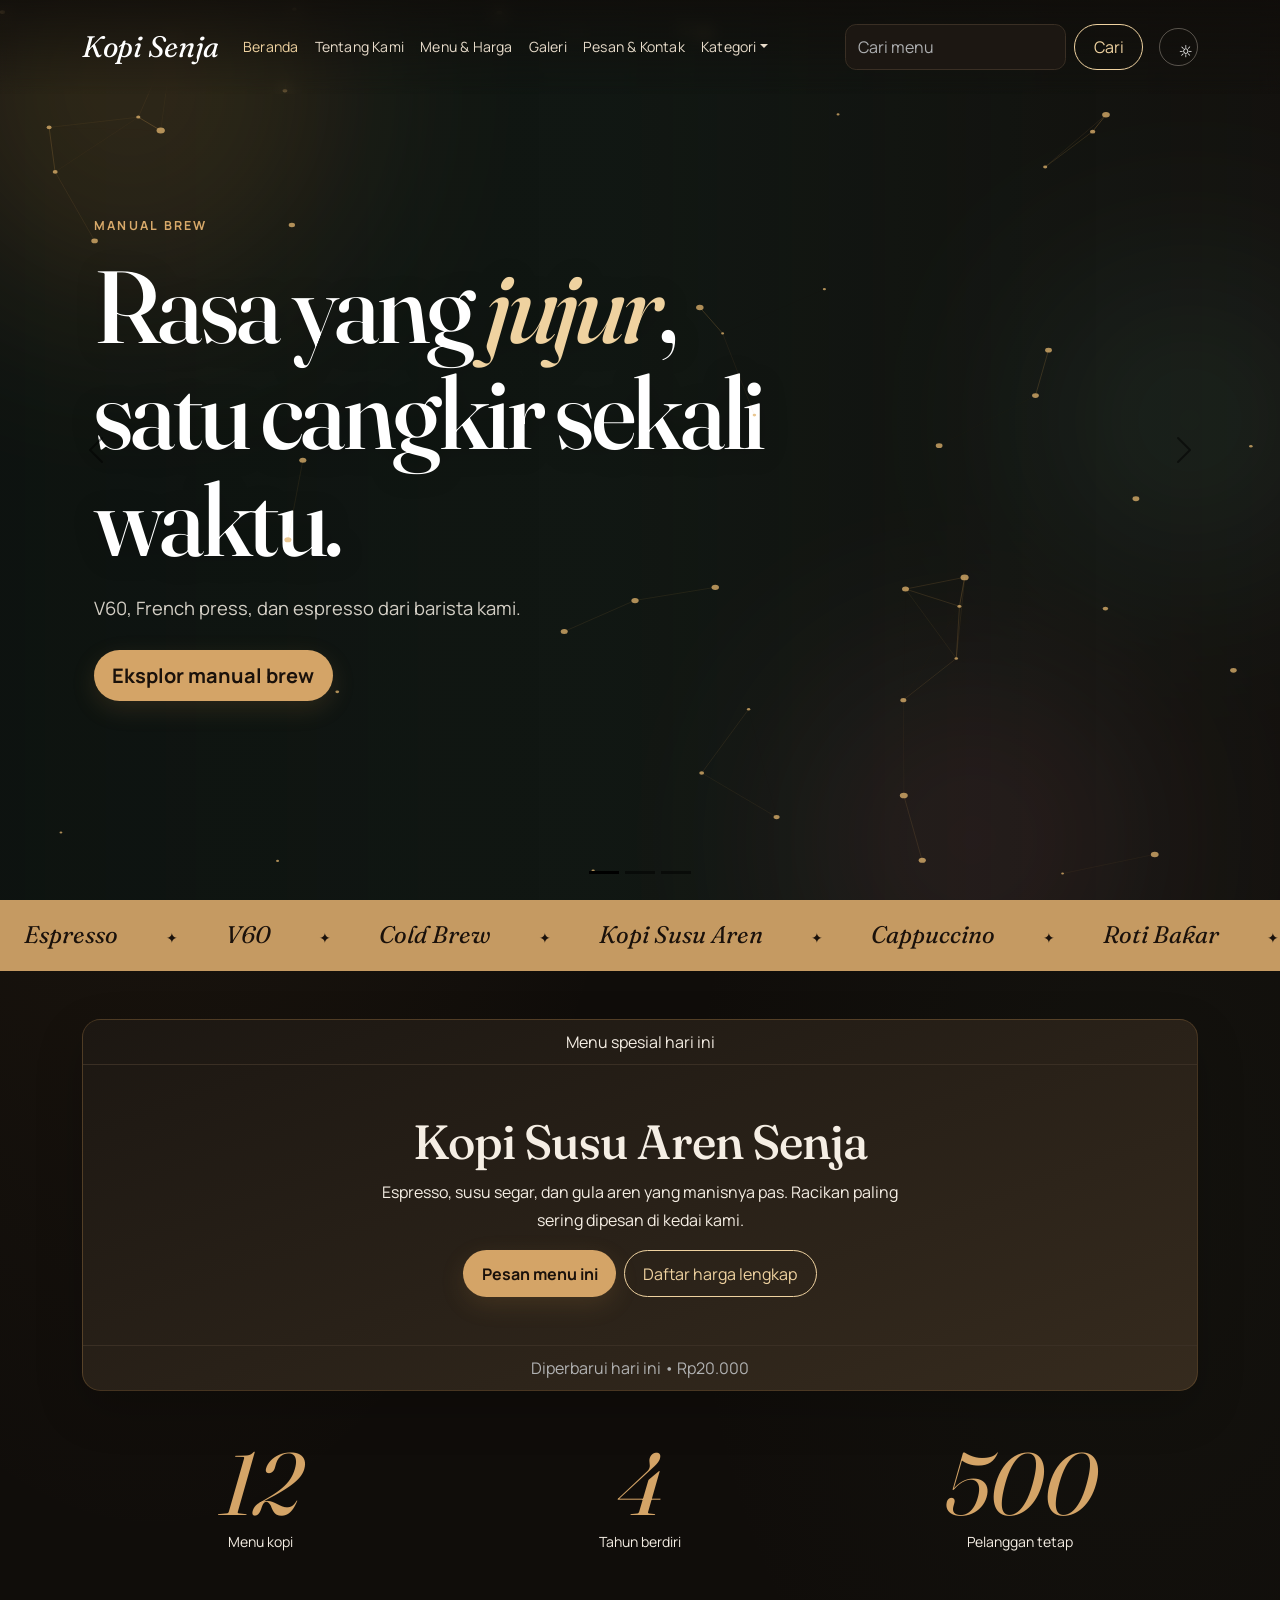
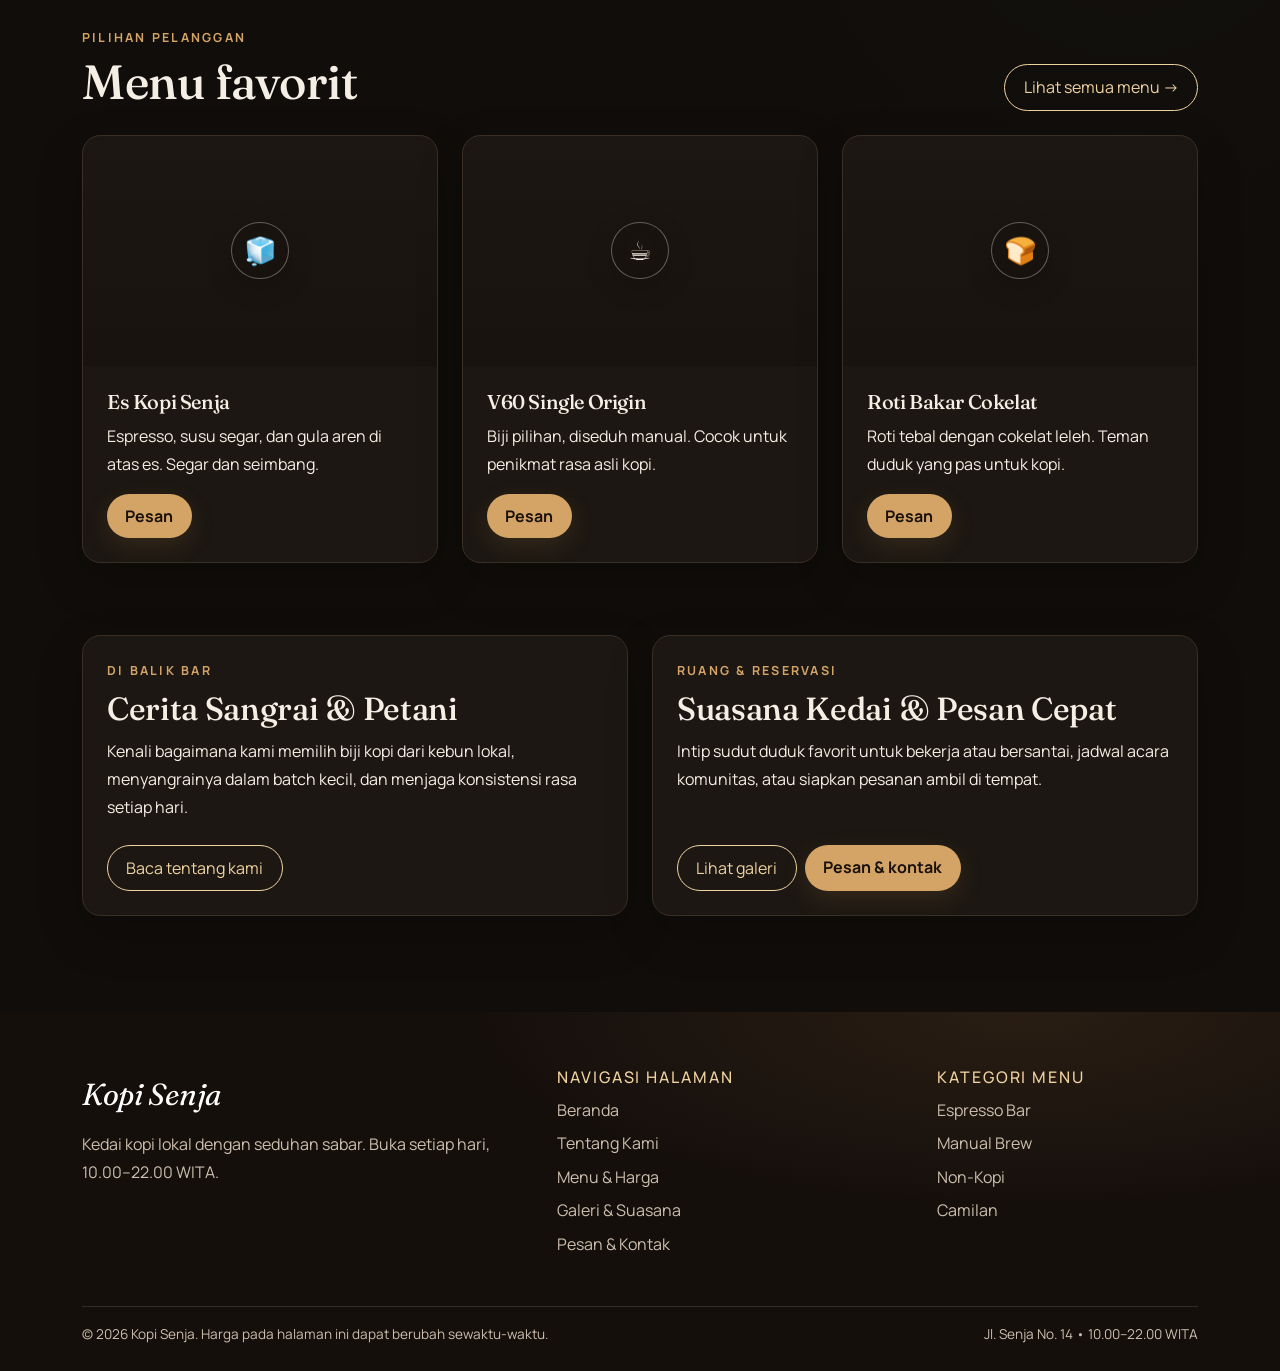
<file: index.html>
<!DOCTYPE html>
<html lang="id" data-bs-theme="dark">
<head>
<meta charset="UTF-8">
<meta name="viewport" content="width=device-width, initial-scale=1.0">
<title>Kopi Senja – Kedai Kopi Lokal</title>
<meta name="description" content="Kopi Senja, kedai kopi lokal dengan seduhan sabar dan suasana hangat.">
<link href="https://cdn.jsdelivr.net/npm/bootstrap@5.3.8/dist/css/bootstrap.min.css" rel="stylesheet" integrity="sha384-sRIl4kxILFvY47J16cr9ZwB07vP4J8+LH7qKQnuqkuIAvNWLzeN8tE5YBujZqJLB" crossorigin="anonymous">
<link href="https://fonts.googleapis.com/css2?family=Fraunces:ital,wght@0,500;0,700;1,500&family=Manrope:wght@400;500;700&display=swap" rel="stylesheet">
<link rel="stylesheet" href="style.css">
</head>
<body>
<div id="prog"></div>
<nav id="top" class="navbar navbar-expand-lg fixed-top site-nav">
  <div class="container">
    <a class="navbar-brand brand" href="index.html">Kopi Senja</a>
    <button class="navbar-toggler" type="button" data-bs-toggle="collapse" data-bs-target="#navMenu" aria-controls="navMenu" aria-expanded="false" aria-label="Buka menu">
      <span class="navbar-toggler-icon"></span>
    </button>
    <div class="collapse navbar-collapse" id="navMenu">
      <ul class="navbar-nav me-auto mb-2 mb-lg-0">
        <li class="nav-item"><a class="nav-link active" aria-current="page" href="index.html">Beranda</a></li>
        <li class="nav-item"><a class="nav-link" href="tentang.html">Tentang Kami</a></li>
        <li class="nav-item"><a class="nav-link" href="menu.html">Menu &amp; Harga</a></li>
        <li class="nav-item"><a class="nav-link" href="galeri.html">Galeri</a></li>
        <li class="nav-item"><a class="nav-link" href="pesan.html">Pesan &amp; Kontak</a></li>
        <li class="nav-item dropdown">
          <a class="nav-link dropdown-toggle" href="#" role="button" data-bs-toggle="dropdown" aria-expanded="false">Kategori</a>
          <ul class="dropdown-menu">
            <li><a class="dropdown-item" href="menu.html?cat=Espresso">Espresso Bar</a></li>
            <li><a class="dropdown-item" href="menu.html?cat=Manual">Manual Brew</a></li>
            <li><a class="dropdown-item" href="menu.html?cat=Non-Kopi">Non-Kopi</a></li>
            <li><a class="dropdown-item" href="menu.html?cat=Camilan">Camilan</a></li>
            <li><hr class="dropdown-divider"></li>
            <li><a class="dropdown-item" href="menu.html">Semua menu</a></li>
          </ul>
        </li>
      </ul>
      <form class="d-flex me-lg-3 my-2 my-lg-0" role="search" id="searchForm">
        <input class="form-control me-2" id="searchInput" type="search" placeholder="Cari menu" aria-label="Cari menu">
        <button class="btn btn-outline-gold" type="submit">Cari</button>
      </form>
      <button class="btn btn-theme" id="themeBtn" type="button" aria-label="Ganti mode terang atau gelap">◐</button>
    </div>
  </div>
</nav>

<div id="carouselKopi" class="carousel slide carousel-fade hero" data-bs-ride="carousel" data-bs-interval="4500">
  <div class="blobs" aria-hidden="true"><i></i><i></i><i></i></div>
  <canvas id="beans" aria-hidden="true"></canvas>
  <div class="carousel-indicators">
    <button type="button" data-bs-target="#carouselKopi" data-bs-slide-to="0" class="active" aria-current="true" aria-label="Slide 1"></button>
    <button type="button" data-bs-target="#carouselKopi" data-bs-slide-to="1" aria-label="Slide 2"></button>
    <button type="button" data-bs-target="#carouselKopi" data-bs-slide-to="2" aria-label="Slide 3"></button>
  </div>
  <div class="carousel-inner">
    <div class="carousel-item active">
      <div class="scene s2">
        <div class="slide-text">
          <p class="eyebrow">Manual brew</p>
          <h1>Rasa yang <em>jujur</em>,<br>satu cangkir sekali waktu.</h1>
          <p class="lead-s">V60, French press, dan espresso dari barista kami.</p>
          <a href="menu.html?cat=Manual" class="btn btn-gold btn-lg">Eksplor manual brew</a>
        </div>
      </div>
    </div>
    <div class="carousel-item">
      <div class="scene s1">
        <div class="slide-text">
          <p class="eyebrow">Selamat datang di Kopi Senja Meyfansya Karunia Momuat</p>
          <h1>Secangkir kopi,<br><em>diseduh dengan sabar.</em></h1>
          <p class="lead-s">Biji pilihan dari petani lokal, disangrai kecil-kecilan, disajikan hangat.</p>
          <div class="d-flex flex-wrap gap-2">
            <a href="menu.html" class="btn btn-gold btn-lg">Lihat menu</a>
            <a href="tentang.html" class="btn btn-outline-gold btn-lg">Kisah kami</a>
          </div>
        </div>
      </div>
    </div>
    <div class="carousel-item">
      <div class="scene s3">
        <div class="slide-text">
          <p class="eyebrow">Tempat untuk lama duduk</p>
          <h1>Hangat, tenang,<br><em>dan penuh cerita.</em></h1>
          <p class="lead-s">Wi-Fi, colokan listrik, dan kursi nyaman untuk bekerja atau bercakap.</p>
          <div class="d-flex flex-wrap gap-2">
            <a href="pesan.html" class="btn btn-gold btn-lg">Pesan sekarang</a>
            <a href="galeri.html" class="btn btn-outline-gold btn-lg">Lihat suasana</a>
          </div>
        </div>
      </div>
    </div>
  </div>
  <button class="carousel-control-prev" type="button" data-bs-target="#carouselKopi" data-bs-slide="prev">
    <span class="carousel-control-prev-icon" aria-hidden="true"></span>
    <span class="visually-hidden">Sebelumnya</span>
  </button>
  <button class="carousel-control-next" type="button" data-bs-target="#carouselKopi" data-bs-slide="next">
    <span class="carousel-control-next-icon" aria-hidden="true"></span>
    <span class="visually-hidden">Berikutnya</span>
  </button>
</div>

<div class="marquee" aria-hidden="true">
  <div class="track">
    <span>Espresso</span><span>V60</span><span>Cold Brew</span><span>Kopi Susu Aren</span><span>Cappuccino</span><span>Roti Bakar</span>
    <span>Espresso</span><span>V60</span><span>Cold Brew</span><span>Kopi Susu Aren</span><span>Cappuccino</span><span>Roti Bakar</span>
  </div>
</div>

<section class="container py-5" id="spesial">
  <div class="card text-center featured rv">
    <div class="card-header">Menu spesial hari ini</div>
    <div class="card-body py-5">
      <h2 class="card-title">Kopi Susu Aren Senja</h2>
      <p class="card-text mx-auto" style="max-width:52ch">Espresso, susu segar, dan gula aren yang manisnya pas. Racikan paling sering dipesan di kedai kami.</p>
      <div class="d-flex justify-content-center flex-wrap gap-2">
        <button class="btn btn-gold" data-bs-toggle="modal" data-bs-target="#bookingModal" data-destination="Kopi Susu Aren Senja">Pesan menu ini</button>
        <a href="menu.html" class="btn btn-outline-gold">Daftar harga lengkap</a>
      </div>
    </div>
    <div class="card-footer text-body-secondary">Diperbarui hari ini &bull; Rp20.000</div>
  </div>
</section>

<section class="container pb-5">
  <div class="row text-center g-4">
    <div class="col-4"><div class="num" data-count="12">0</div><small>Menu kopi</small></div>
    <div class="col-4"><div class="num" data-count="4">0</div><small>Tahun berdiri</small></div>
    <div class="col-4"><div class="num" data-count="500">0</div><small>Pelanggan tetap</small></div>
  </div>
</section>

<section class="container my-4" id="favorit">
  <div class="d-flex flex-wrap justify-content-between align-items-end gap-2 mb-4 rv">
    <div>
      <p class="eyebrow mb-1">Pilihan pelanggan</p>
      <h2 class="section-title mb-0">Menu favorit</h2>
    </div>
    <a href="menu.html" class="btn btn-outline-gold">Lihat semua menu &rarr;</a>
  </div>
  <div class="row g-4">
    <div class="col-12 col-md-4">
      <div class="card h-100 tilt rv">
        <div class="card-img-top ph ph1" role="img" aria-label="Es kopi susu"><span>🧊</span></div>
        <div class="card-body">
          <h5 class="card-title">Es Kopi Senja</h5>
          <p class="card-text">Espresso, susu segar, dan gula aren di atas es. Segar dan seimbang.</p>
          <button class="btn btn-gold" data-bs-toggle="modal" data-bs-target="#bookingModal" data-destination="Es Kopi Senja">Pesan</button>
        </div>
      </div>
    </div>
    <div class="col-12 col-md-4">
      <div class="card h-100 tilt rv">
        <div class="card-img-top ph ph2" role="img" aria-label="Kopi V60"><span>☕</span></div>
        <div class="card-body">
          <h5 class="card-title">V60 Single Origin</h5>
          <p class="card-text">Biji pilihan, diseduh manual. Cocok untuk penikmat rasa asli kopi.</p>
          <button class="btn btn-gold" data-bs-toggle="modal" data-bs-target="#bookingModal" data-destination="V60 Single Origin">Pesan</button>
        </div>
      </div>
    </div>
    <div class="col-12 col-md-4">
      <div class="card h-100 tilt rv">
        <div class="card-img-top ph ph3" role="img" aria-label="Roti bakar"><span>🍞</span></div>
        <div class="card-body">
          <h5 class="card-title">Roti Bakar Cokelat</h5>
          <p class="card-text">Roti tebal dengan cokelat leleh. Teman duduk yang pas untuk kopi.</p>
          <button class="btn btn-gold" data-bs-toggle="modal" data-bs-target="#bookingModal" data-destination="Roti Bakar Cokelat">Pesan</button>
        </div>
      </div>
    </div>
  </div>
</section>

<section class="container py-5">
  <div class="row g-4">
    <div class="col-12 col-md-6">
      <div class="card h-100 p-4 rv">
        <p class="eyebrow mb-2">Di balik bar</p>
        <h3 class="h2 mb-2">Cerita Sangrai &amp; Petani</h3>
        <p class="mb-4">Kenali bagaimana kami memilih biji kopi dari kebun lokal, menyangrainya dalam batch kecil, dan menjaga konsistensi rasa setiap hari.</p>
        <div class="mt-auto"><a href="tentang.html" class="btn btn-outline-gold">Baca tentang kami</a></div>
      </div>
    </div>
    <div class="col-12 col-md-6">
      <div class="card h-100 p-4 rv">
        <p class="eyebrow mb-2">Ruang &amp; Reservasi</p>
        <h3 class="h2 mb-2">Suasana Kedai &amp; Pesan Cepat</h3>
        <p class="mb-4">Intip sudut duduk favorit untuk bekerja atau bersantai, jadwal acara komunitas, atau siapkan pesanan ambil di tempat.</p>
        <div class="mt-auto d-flex flex-wrap gap-2">
          <a href="galeri.html" class="btn btn-outline-gold">Lihat galeri</a>
          <a href="pesan.html" class="btn btn-gold">Pesan &amp; kontak</a>
        </div>
      </div>
    </div>
  </div>
</section>

<div class="modal fade" id="bookingModal" tabindex="-1" aria-labelledby="bookingModalTitle" aria-hidden="true">
  <div class="modal-dialog modal-dialog-centered">
    <div class="modal-content booking-modal">
      <form id="bookingForm">
        <div class="modal-header">
          <div>
            <p class="eyebrow mb-1">Pesan di Kopi Senja</p>
            <h2 class="modal-title fs-5" id="bookingModalTitle">Pesan menu</h2>
          </div>
          <button type="button" class="btn-close" data-bs-dismiss="modal" aria-label="Tutup"></button>
        </div>
        <div class="modal-body">
          <div class="mb-3">
            <label for="bookingDestination" class="form-label">Menu</label>
            <input class="form-control" id="bookingDestination" name="destination" type="text" readonly required>
          </div>
          <div class="mb-3">
            <label for="bookingName" class="form-label">Nama</label>
            <input class="form-control" id="bookingName" name="name" type="text" autocomplete="name" maxlength="80" required>
          </div>
          <div class="row g-3">
            <div class="col-sm-7">
              <label for="bookingDate" class="form-label">Tanggal ambil</label>
              <input class="form-control" id="bookingDate" name="date" type="date" required>
            </div>
            <div class="col-sm-5">
              <label for="bookingGuests" class="form-label">Jumlah</label>
              <input class="form-control" id="bookingGuests" name="guests" type="number" min="1" max="30" value="1" required>
            </div>
          </div>
          <div id="bookingMessage" class="booking-message mt-3" role="status" aria-live="polite"></div>
          <p class="small text-secondary mt-3 mb-0">Formulir ini menyiapkan ringkasan pesanan dan tautan konfirmasi WhatsApp ke kedai.</p>
        </div>
        <div class="modal-footer">
          <button type="button" class="btn btn-outline-secondary" data-bs-dismiss="modal">Batal</button>
          <button type="submit" class="btn btn-gold">Siapkan ringkasan</button>
        </div>
      </form>
    </div>
  </div>
</div>

<footer class="site-footer">
  <div class="container">
    <div class="row gy-4 align-items-start">
      <div class="col-12 col-md-5">
        <a class="footer-brand" href="index.html">Kopi Senja</a>
        <p class="footer-description mb-0 mt-2">Kedai kopi lokal dengan seduhan sabar. Buka setiap hari, 10.00–22.00 WITA.</p>
      </div>
      <div class="col-6 col-md-4">
        <h2 class="footer-heading">Navigasi Halaman</h2>
        <nav aria-label="Navigasi footer">
          <ul class="footer-links">
            <li><a href="index.html">Beranda</a></li>
            <li><a href="tentang.html">Tentang Kami</a></li>
            <li><a href="menu.html">Menu &amp; Harga</a></li>
            <li><a href="galeri.html">Galeri &amp; Suasana</a></li>
            <li><a href="pesan.html">Pesan &amp; Kontak</a></li>
          </ul>
        </nav>
      </div>
      <div class="col-6 col-md-3">
        <h2 class="footer-heading">Kategori Menu</h2>
        <ul class="footer-links">
          <li><a href="menu.html?cat=Espresso">Espresso Bar</a></li>
          <li><a href="menu.html?cat=Manual">Manual Brew</a></li>
          <li><a href="menu.html?cat=Non-Kopi">Non-Kopi</a></li>
          <li><a href="menu.html?cat=Camilan">Camilan</a></li>
        </ul>
      </div>
    </div>
    <div class="footer-bottom d-flex flex-wrap justify-content-between gap-2">
      <p class="mb-0">&copy; 2026 Kopi Senja. Harga pada halaman ini dapat berubah sewaktu-waktu.</p>
      <p class="mb-0">Jl. Senja No. 14 &bull; 10.00–22.00 WITA</p>
    </div>
  </div>
</footer>
<button id="toTop" class="btn btn-gold" aria-label="Kembali ke atas">↑</button>

<script src="https://cdn.jsdelivr.net/npm/bootstrap@5.3.8/dist/js/bootstrap.bundle.min.js" integrity="sha384-FKyoEForCGlyvwx9Hj09JcYn3nv7wiPVlz7YYwJrWVcXK/BmnVDxM+D2scQbITxI" crossorigin="anonymous"></script>
<script src="script.js"></script>
</body>
</html>
</file>
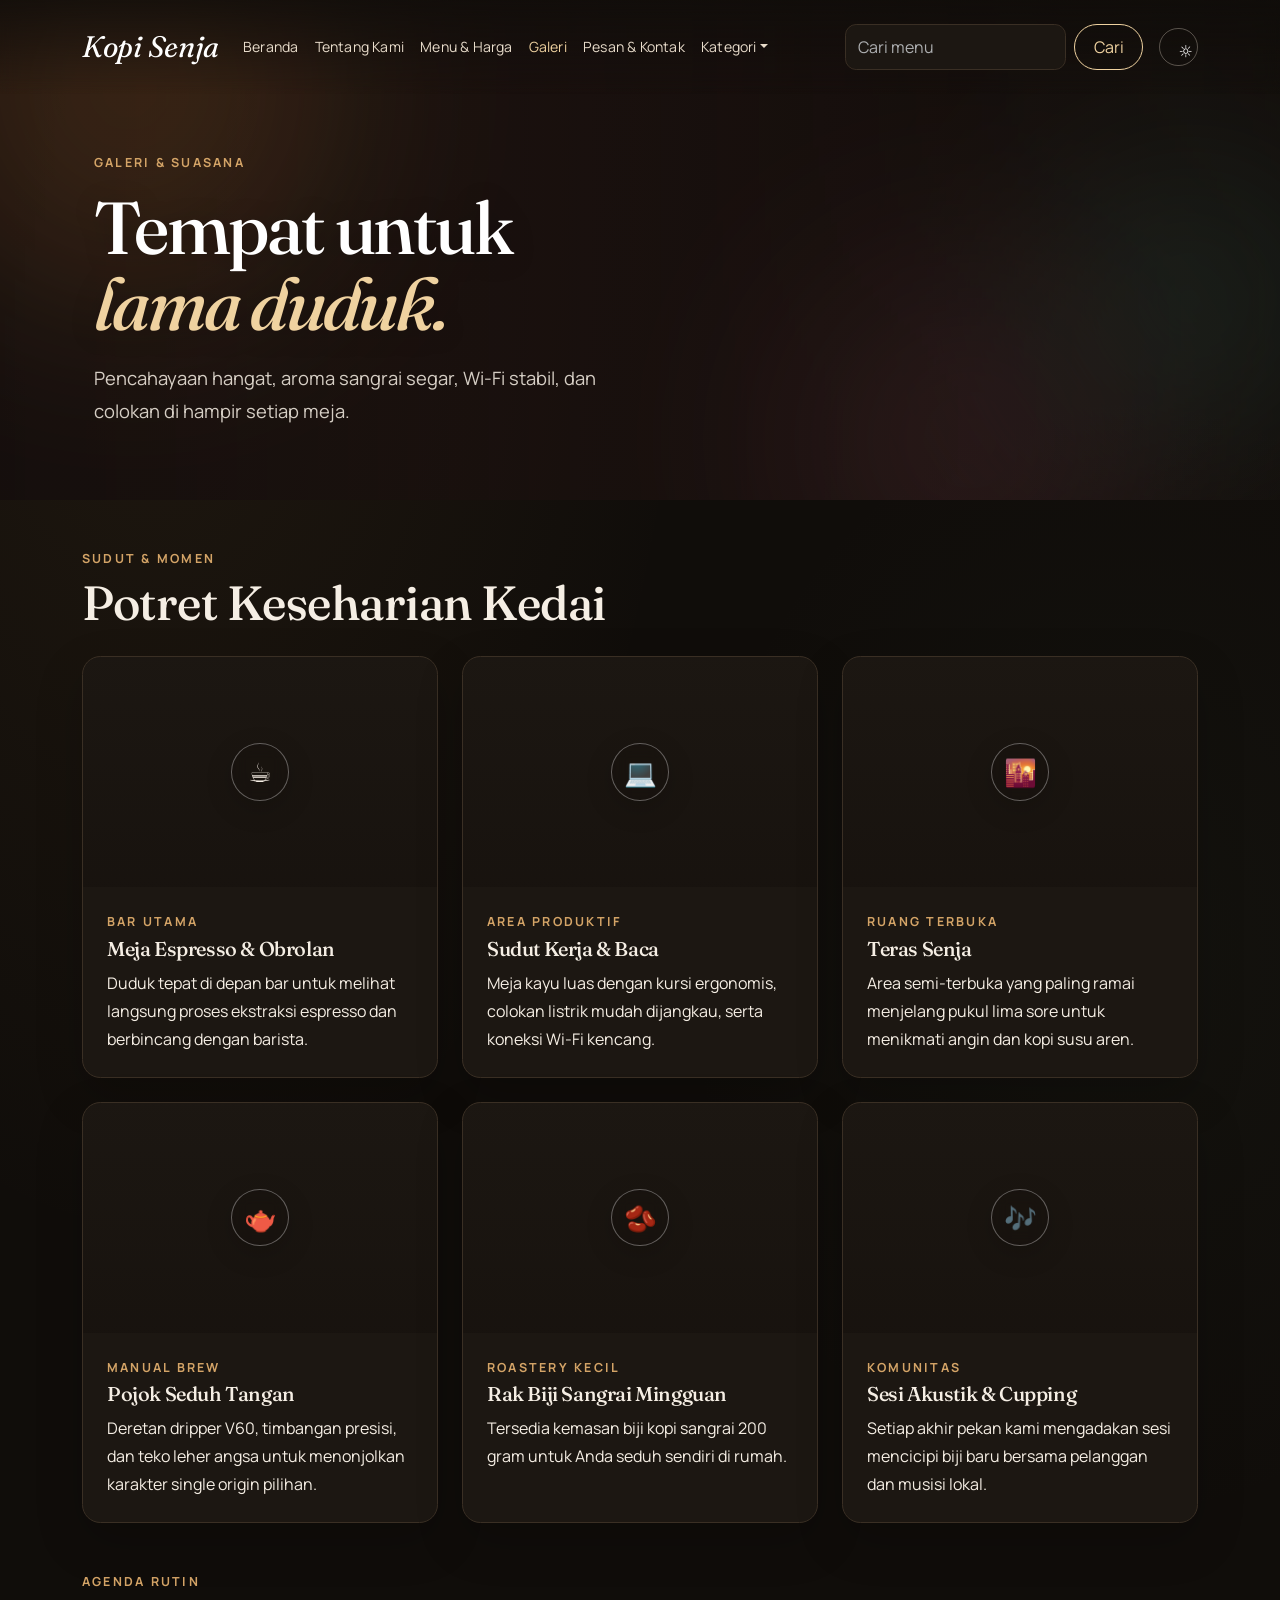
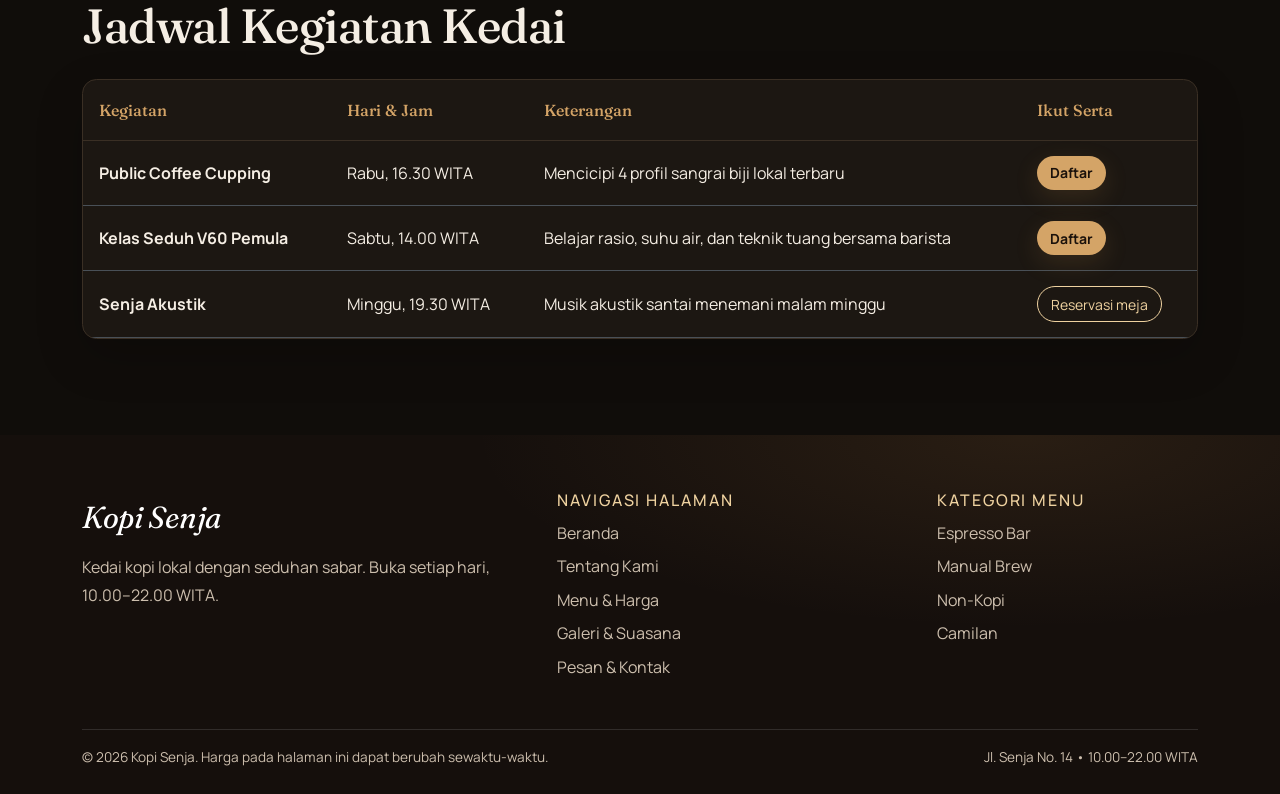
<file: galeri.html>
<!DOCTYPE html>
<html lang="id" data-bs-theme="dark">
<head>
<meta charset="UTF-8">
<meta name="viewport" content="width=device-width, initial-scale=1.0">
<title>Galeri & Suasana – Kopi Senja</title>
<meta name="description" content="Suasana ruang duduk, sudut seduh manual, fasilitas kerja, dan kegiatan komunitas di Kopi Senja.">
<link href="https://cdn.jsdelivr.net/npm/bootstrap@5.3.8/dist/css/bootstrap.min.css" rel="stylesheet" integrity="sha384-sRIl4kxILFvY47J16cr9ZwB07vP4J8+LH7qKQnuqkuIAvNWLzeN8tE5YBujZqJLB" crossorigin="anonymous">
<link href="https://fonts.googleapis.com/css2?family=Fraunces:ital,wght@0,500;0,700;1,500&family=Manrope:wght@400;500;700&display=swap" rel="stylesheet">
<link rel="stylesheet" href="style.css">
</head>
<body>
<div id="prog"></div>
<nav id="top" class="navbar navbar-expand-lg fixed-top site-nav">
  <div class="container">
    <a class="navbar-brand brand" href="index.html">Kopi Senja</a>
    <button class="navbar-toggler" type="button" data-bs-toggle="collapse" data-bs-target="#navMenu" aria-controls="navMenu" aria-expanded="false" aria-label="Buka menu">
      <span class="navbar-toggler-icon"></span>
    </button>
    <div class="collapse navbar-collapse" id="navMenu">
      <ul class="navbar-nav me-auto mb-2 mb-lg-0">
        <li class="nav-item"><a class="nav-link" href="index.html">Beranda</a></li>
        <li class="nav-item"><a class="nav-link" href="tentang.html">Tentang Kami</a></li>
        <li class="nav-item"><a class="nav-link" href="menu.html">Menu &amp; Harga</a></li>
        <li class="nav-item"><a class="nav-link active" aria-current="page" href="galeri.html">Galeri</a></li>
        <li class="nav-item"><a class="nav-link" href="pesan.html">Pesan &amp; Kontak</a></li>
        <li class="nav-item dropdown">
          <a class="nav-link dropdown-toggle" href="#" role="button" data-bs-toggle="dropdown" aria-expanded="false">Kategori</a>
          <ul class="dropdown-menu">
            <li><a class="dropdown-item" href="menu.html?cat=Espresso">Espresso Bar</a></li>
            <li><a class="dropdown-item" href="menu.html?cat=Manual">Manual Brew</a></li>
            <li><a class="dropdown-item" href="menu.html?cat=Non-Kopi">Non-Kopi</a></li>
            <li><a class="dropdown-item" href="menu.html?cat=Camilan">Camilan</a></li>
            <li><hr class="dropdown-divider"></li>
            <li><a class="dropdown-item" href="menu.html">Semua menu</a></li>
          </ul>
        </li>
      </ul>
      <form class="d-flex me-lg-3 my-2 my-lg-0" role="search" id="searchForm">
        <input class="form-control me-2" id="searchInput" type="search" placeholder="Cari menu" aria-label="Cari menu">
        <button class="btn btn-outline-gold" type="submit">Cari</button>
      </form>
      <button class="btn btn-theme" id="themeBtn" type="button" aria-label="Ganti mode terang atau gelap">◐</button>
    </div>
  </div>
</nav>

<header class="page-hero s3">
  <div class="blobs" aria-hidden="true"><i></i><i></i><i></i></div>
  <div class="container slide-text">
    <p class="eyebrow">Galeri &amp; Suasana</p>
    <h1>Tempat untuk<br><em>lama duduk.</em></h1>
    <p class="lead-s mb-0">Pencahayaan hangat, aroma sangrai segar, Wi-Fi stabil, dan colokan di hampir setiap meja.</p>
  </div>
</header>

<section class="container py-5">
  <div class="mb-4 rv">
    <p class="eyebrow mb-1">Sudut &amp; Momen</p>
    <h2 class="section-title">Potret Keseharian Kedai</h2>
  </div>
  <div class="row g-4">
    <div class="col-12 col-md-6 col-lg-4">
      <div class="card h-100 tilt rv">
        <div class="card-img-top ph ph1" role="img" aria-label="Meja bar espresso"><span>☕</span></div>
        <div class="card-body">
          <p class="eyebrow mb-1">Bar Utama</p>
          <h5 class="card-title">Meja Espresso &amp; Obrolan</h5>
          <p class="card-text">Duduk tepat di depan bar untuk melihat langsung proses ekstraksi espresso dan berbincang dengan barista.</p>
        </div>
      </div>
    </div>
    <div class="col-12 col-md-6 col-lg-4">
      <div class="card h-100 tilt rv">
        <div class="card-img-top ph ph2" role="img" aria-label="Sudut kerja tenang"><span>💻</span></div>
        <div class="card-body">
          <p class="eyebrow mb-1">Area Produktif</p>
          <h5 class="card-title">Sudut Kerja &amp; Baca</h5>
          <p class="card-text">Meja kayu luas dengan kursi ergonomis, colokan listrik mudah dijangkau, serta koneksi Wi-Fi kencang.</p>
        </div>
      </div>
    </div>
    <div class="col-12 col-md-6 col-lg-4">
      <div class="card h-100 tilt rv">
        <div class="card-img-top ph ph3" role="img" aria-label="Teras sore"><span>🌇</span></div>
        <div class="card-body">
          <p class="eyebrow mb-1">Ruang Terbuka</p>
          <h5 class="card-title">Teras Senja</h5>
          <p class="card-text">Area semi-terbuka yang paling ramai menjelang pukul lima sore untuk menikmati angin dan kopi susu aren.</p>
        </div>
      </div>
    </div>
    <div class="col-12 col-md-6 col-lg-4">
      <div class="card h-100 tilt rv">
        <div class="card-img-top ph ph2" role="img" aria-label="Meja seduh V60"><span>🫖</span></div>
        <div class="card-body">
          <p class="eyebrow mb-1">Manual Brew</p>
          <h5 class="card-title">Pojok Seduh Tangan</h5>
          <p class="card-text">Deretan dripper V60, timbangan presisi, dan teko leher angsa untuk menonjolkan karakter single origin pilihan.</p>
        </div>
      </div>
    </div>
    <div class="col-12 col-md-6 col-lg-4">
      <div class="card h-100 tilt rv">
        <div class="card-img-top ph ph1" role="img" aria-label="Rak biji sangrai"><span>🫘</span></div>
        <div class="card-body">
          <p class="eyebrow mb-1">Roastery Kecil</p>
          <h5 class="card-title">Rak Biji Sangrai Mingguan</h5>
          <p class="card-text">Tersedia kemasan biji kopi sangrai 200 gram untuk Anda seduh sendiri di rumah.</p>
        </div>
      </div>
    </div>
    <div class="col-12 col-md-6 col-lg-4">
      <div class="card h-100 tilt rv">
        <div class="card-img-top ph ph3" role="img" aria-label="Akustik akhir pekan"><span>🎶</span></div>
        <div class="card-body">
          <p class="eyebrow mb-1">Komunitas</p>
          <h5 class="card-title">Sesi Akustik &amp; Cupping</h5>
          <p class="card-text">Setiap akhir pekan kami mengadakan sesi mencicipi biji baru bersama pelanggan dan musisi lokal.</p>
        </div>
      </div>
    </div>
  </div>
</section>

<section class="container pb-5">
  <div class="mb-4 rv">
    <p class="eyebrow mb-1">Agenda rutin</p>
    <h2 class="section-title">Jadwal Kegiatan Kedai</h2>
  </div>
  <div class="price-card rv">
    <div class="table-responsive">
      <table class="table table-hover align-middle mb-0">
        <thead>
          <tr>
            <th scope="col">Kegiatan</th>
            <th scope="col">Hari &amp; Jam</th>
            <th scope="col">Keterangan</th>
            <th scope="col">Ikut Serta</th>
          </tr>
        </thead>
        <tbody>
          <tr><th scope="row">Public Coffee Cupping</th><td>Rabu, 16.30 WITA</td><td>Mencicipi 4 profil sangrai biji lokal terbaru</td><td><a href="pesan.html" class="btn btn-gold btn-sm">Daftar</a></td></tr>
          <tr><th scope="row">Kelas Seduh V60 Pemula</th><td>Sabtu, 14.00 WITA</td><td>Belajar rasio, suhu air, dan teknik tuang bersama barista</td><td><a href="pesan.html" class="btn btn-gold btn-sm">Daftar</a></td></tr>
          <tr><th scope="row">Senja Akustik</th><td>Minggu, 19.30 WITA</td><td>Musik akustik santai menemani malam minggu</td><td><a href="pesan.html" class="btn btn-outline-gold btn-sm">Reservasi meja</a></td></tr>
        </tbody>
      </table>
    </div>
  </div>
</section>

<!-- Modal pesan -->
<div class="modal fade" id="bookingModal" tabindex="-1" aria-labelledby="bookingModalTitle" aria-hidden="true">
  <div class="modal-dialog modal-dialog-centered">
    <div class="modal-content booking-modal">
      <form id="bookingForm">
        <div class="modal-header">
          <div>
            <p class="eyebrow mb-1">Pesan di Kopi Senja</p>
            <h2 class="modal-title fs-5" id="bookingModalTitle">Pesan menu</h2>
          </div>
          <button type="button" class="btn-close" data-bs-dismiss="modal" aria-label="Tutup"></button>
        </div>
        <div class="modal-body">
          <div class="mb-3">
            <label for="bookingDestination" class="form-label">Menu</label>
            <input class="form-control" id="bookingDestination" name="destination" type="text" readonly required>
          </div>
          <div class="mb-3">
            <label for="bookingName" class="form-label">Nama</label>
            <input class="form-control" id="bookingName" name="name" type="text" autocomplete="name" maxlength="80" required>
          </div>
          <div class="row g-3">
            <div class="col-sm-7">
              <label for="bookingDate" class="form-label">Tanggal ambil</label>
              <input class="form-control" id="bookingDate" name="date" type="date" required>
            </div>
            <div class="col-sm-5">
              <label for="bookingGuests" class="form-label">Jumlah</label>
              <input class="form-control" id="bookingGuests" name="guests" type="number" min="1" max="30" value="1" required>
            </div>
          </div>
          <div id="bookingMessage" class="booking-message mt-3" role="status" aria-live="polite"></div>
          <p class="small text-secondary mt-3 mb-0">Formulir ini menyiapkan ringkasan pesanan dan tautan konfirmasi WhatsApp ke kedai.</p>
        </div>
        <div class="modal-footer">
          <button type="button" class="btn btn-outline-secondary" data-bs-dismiss="modal">Batal</button>
          <button type="submit" class="btn btn-gold">Siapkan ringkasan</button>
        </div>
      </form>
    </div>
  </div>
</div>

<footer class="site-footer">
  <div class="container">
    <div class="row gy-4 align-items-start">
      <div class="col-12 col-md-5">
        <a class="footer-brand" href="index.html">Kopi Senja</a>
        <p class="footer-description mb-0 mt-2">Kedai kopi lokal dengan seduhan sabar. Buka setiap hari, 10.00–22.00 WITA.</p>
      </div>
      <div class="col-6 col-md-4">
        <h2 class="footer-heading">Navigasi Halaman</h2>
        <nav aria-label="Navigasi footer">
          <ul class="footer-links">
            <li><a href="index.html">Beranda</a></li>
            <li><a href="tentang.html">Tentang Kami</a></li>
            <li><a href="menu.html">Menu &amp; Harga</a></li>
            <li><a href="galeri.html">Galeri &amp; Suasana</a></li>
            <li><a href="pesan.html">Pesan &amp; Kontak</a></li>
          </ul>
        </nav>
      </div>
      <div class="col-6 col-md-3">
        <h2 class="footer-heading">Kategori Menu</h2>
        <ul class="footer-links">
          <li><a href="menu.html?cat=Espresso">Espresso Bar</a></li>
          <li><a href="menu.html?cat=Manual">Manual Brew</a></li>
          <li><a href="menu.html?cat=Non-Kopi">Non-Kopi</a></li>
          <li><a href="menu.html?cat=Camilan">Camilan</a></li>
        </ul>
      </div>
    </div>
    <div class="footer-bottom d-flex flex-wrap justify-content-between gap-2">
      <p class="mb-0">&copy; 2026 Kopi Senja. Harga pada halaman ini dapat berubah sewaktu-waktu.</p>
      <p class="mb-0">Jl. Senja No. 14 &bull; 10.00–22.00 WITA</p>
    </div>
  </div>
</footer>
<button id="toTop" class="btn btn-gold" aria-label="Kembali ke atas">↑</button>

<script src="https://cdn.jsdelivr.net/npm/bootstrap@5.3.8/dist/js/bootstrap.bundle.min.js" integrity="sha384-FKyoEForCGlyvwx9Hj09JcYn3nv7wiPVlz7YYwJrWVcXK/BmnVDxM+D2scQbITxI" crossorigin="anonymous"></script>
<script src="script.js"></script>
</body>
</html>
</file>
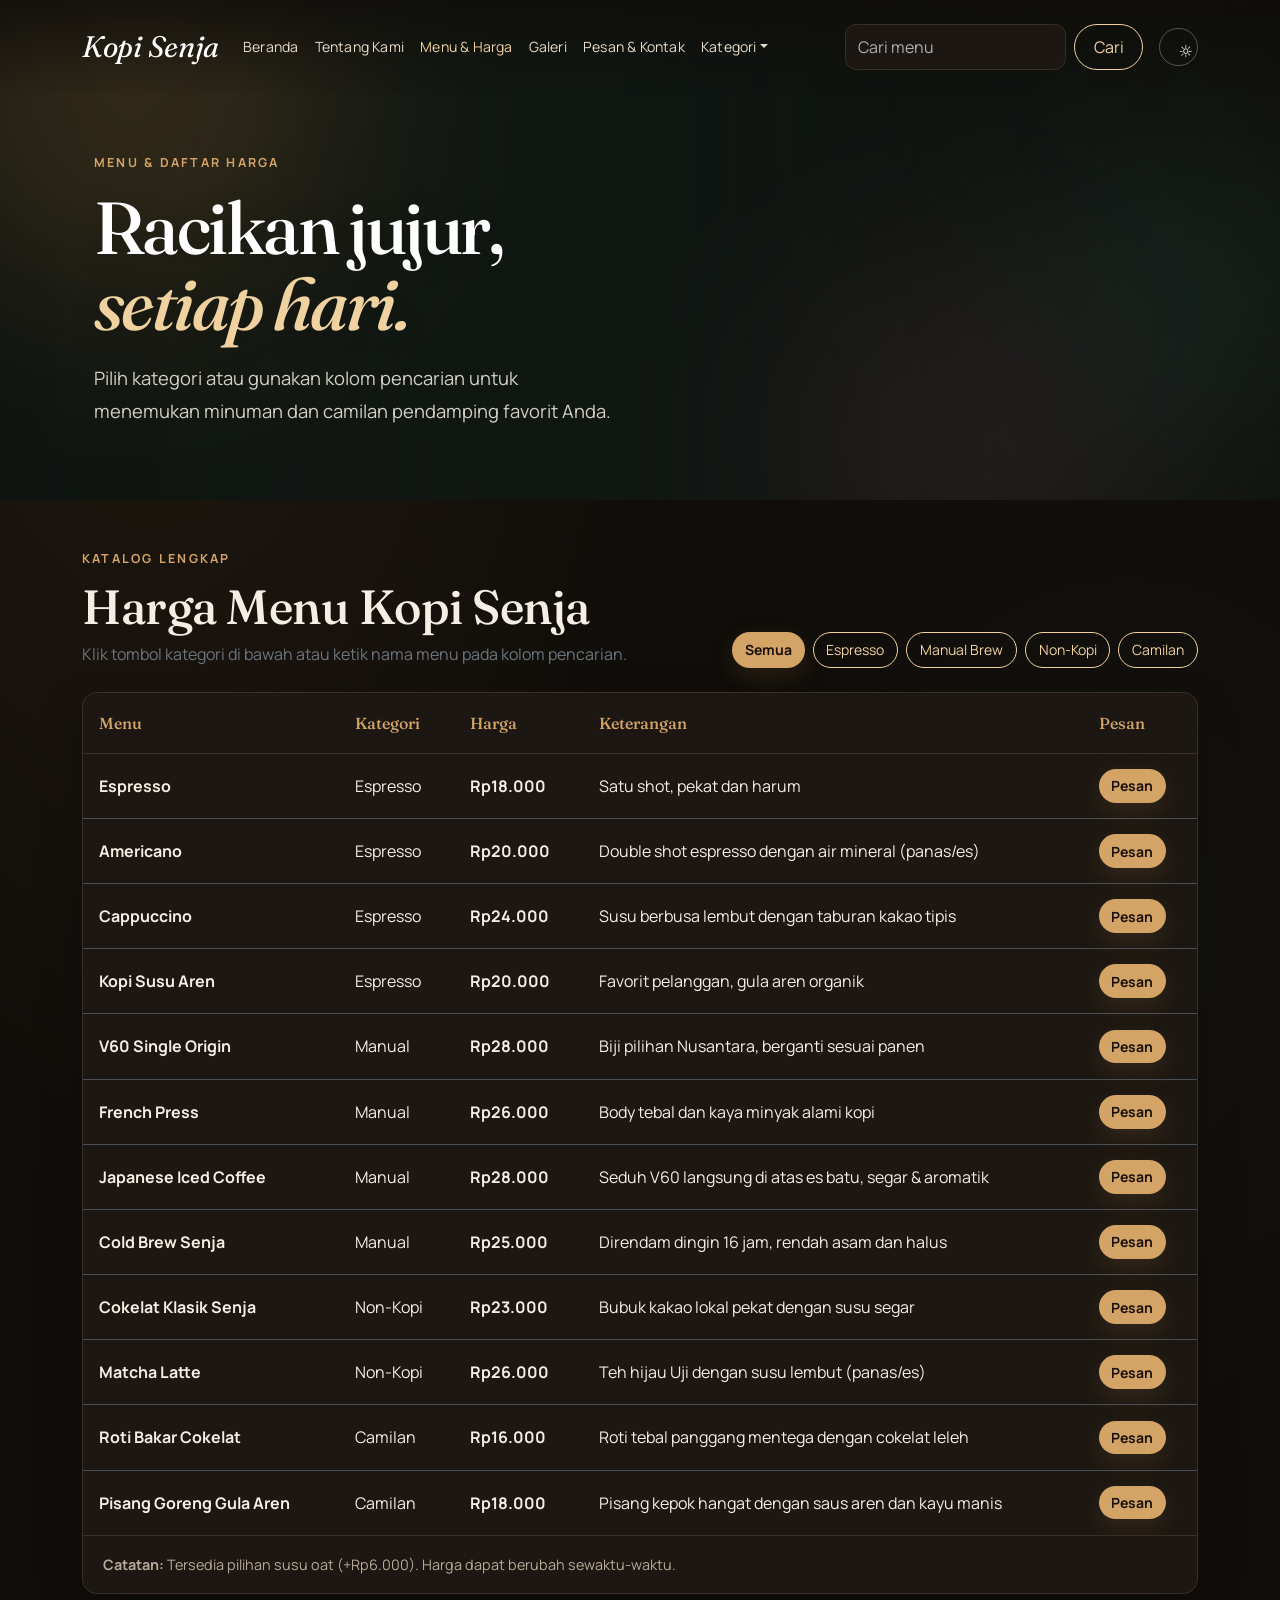
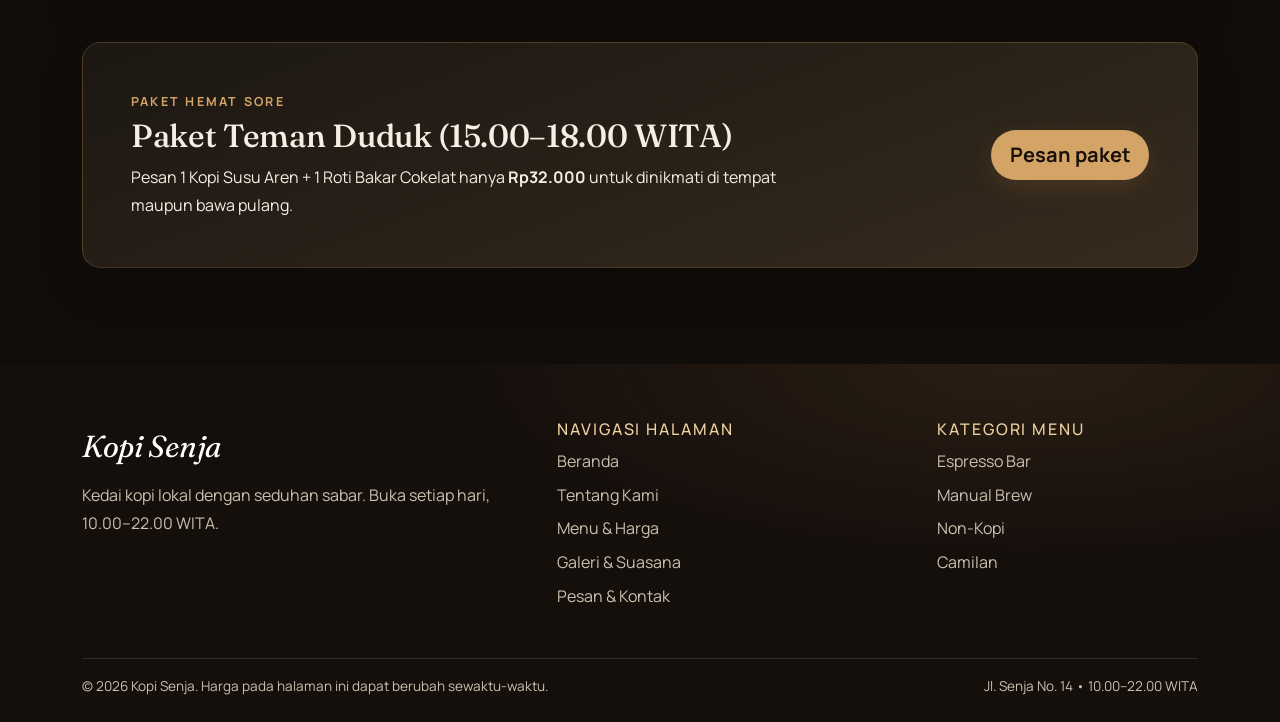
<file: menu.html>
<!DOCTYPE html>
<html lang="id" data-bs-theme="dark">
<head>
<meta charset="UTF-8">
<meta name="viewport" content="width=device-width, initial-scale=1.0">
<title>Menu & Harga – Kopi Senja</title>
<meta name="description" content="Daftar lengkap harga minuman espresso, manual brew, non-kopi, dan camilan di Kopi Senja.">
<link href="https://cdn.jsdelivr.net/npm/bootstrap@5.3.8/dist/css/bootstrap.min.css" rel="stylesheet" integrity="sha384-sRIl4kxILFvY47J16cr9ZwB07vP4J8+LH7qKQnuqkuIAvNWLzeN8tE5YBujZqJLB" crossorigin="anonymous">
<link href="https://fonts.googleapis.com/css2?family=Fraunces:ital,wght@0,500;0,700;1,500&family=Manrope:wght@400;500;700&display=swap" rel="stylesheet">
<link rel="stylesheet" href="style.css">
</head>
<body>
<div id="prog"></div>
<nav id="top" class="navbar navbar-expand-lg fixed-top site-nav">
  <div class="container">
    <a class="navbar-brand brand" href="index.html">Kopi Senja</a>
    <button class="navbar-toggler" type="button" data-bs-toggle="collapse" data-bs-target="#navMenu" aria-controls="navMenu" aria-expanded="false" aria-label="Buka menu">
      <span class="navbar-toggler-icon"></span>
    </button>
    <div class="collapse navbar-collapse" id="navMenu">
      <ul class="navbar-nav me-auto mb-2 mb-lg-0">
        <li class="nav-item"><a class="nav-link" href="index.html">Beranda</a></li>
        <li class="nav-item"><a class="nav-link" href="tentang.html">Tentang Kami</a></li>
        <li class="nav-item"><a class="nav-link active" aria-current="page" href="menu.html">Menu &amp; Harga</a></li>
        <li class="nav-item"><a class="nav-link" href="galeri.html">Galeri</a></li>
        <li class="nav-item"><a class="nav-link" href="pesan.html">Pesan &amp; Kontak</a></li>
        <li class="nav-item dropdown">
          <a class="nav-link dropdown-toggle" href="#" role="button" data-bs-toggle="dropdown" aria-expanded="false">Kategori</a>
          <ul class="dropdown-menu">
            <li><a class="dropdown-item" href="menu.html?cat=Espresso">Espresso Bar</a></li>
            <li><a class="dropdown-item" href="menu.html?cat=Manual">Manual Brew</a></li>
            <li><a class="dropdown-item" href="menu.html?cat=Non-Kopi">Non-Kopi</a></li>
            <li><a class="dropdown-item" href="menu.html?cat=Camilan">Camilan</a></li>
            <li><hr class="dropdown-divider"></li>
            <li><a class="dropdown-item" href="menu.html">Semua menu</a></li>
          </ul>
        </li>
      </ul>
      <form class="d-flex me-lg-3 my-2 my-lg-0" role="search" id="searchForm">
        <input class="form-control me-2" id="searchInput" type="search" placeholder="Cari menu" aria-label="Cari menu">
        <button class="btn btn-outline-gold" type="submit">Cari</button>
      </form>
      <button class="btn btn-theme" id="themeBtn" type="button" aria-label="Ganti mode terang atau gelap">◐</button>
    </div>
  </div>
</nav>

<header class="page-hero s2">
  <div class="blobs" aria-hidden="true"><i></i><i></i><i></i></div>
  <div class="container slide-text">
    <p class="eyebrow">Menu &amp; Daftar Harga</p>
    <h1>Racikan jujur,<br><em>setiap hari.</em></h1>
    <p class="lead-s mb-0">Pilih kategori atau gunakan kolom pencarian untuk menemukan minuman dan camilan pendamping favorit Anda.</p>
  </div>
</header>

<section class="container price-section py-5" id="harga" aria-labelledby="price-title">
  <div class="d-flex flex-wrap justify-content-between align-items-end gap-3 mb-4 rv">
    <div>
      <p class="eyebrow mb-2">Katalog lengkap</p>
      <h2 id="price-title" class="section-title mb-1">Harga Menu Kopi Senja</h2>
      <p class="text-secondary mb-0">Klik tombol kategori di bawah atau ketik nama menu pada kolom pencarian.</p>
    </div>
    <div class="d-flex flex-wrap gap-2" role="group" aria-label="Filter kategori menu" id="catPills">
      <button type="button" class="btn btn-gold btn-sm active-cat" data-filter-cat="">Semua</button>
      <button type="button" class="btn btn-outline-gold btn-sm" data-filter-cat="Espresso">Espresso</button>
      <button type="button" class="btn btn-outline-gold btn-sm" data-filter-cat="Manual">Manual Brew</button>
      <button type="button" class="btn btn-outline-gold btn-sm" data-filter-cat="Non-Kopi">Non-Kopi</button>
      <button type="button" class="btn btn-outline-gold btn-sm" data-filter-cat="Camilan">Camilan</button>
    </div>
  </div>

  <div class="price-card rv">
    <div class="table-responsive">
      <table class="table table-hover align-middle mb-0" id="menuTable">
        <caption class="visually-hidden">Daftar harga menu Kopi Senja</caption>
        <thead>
          <tr>
            <th scope="col">Menu</th>
            <th scope="col">Kategori</th>
            <th scope="col">Harga</th>
            <th scope="col">Keterangan</th>
            <th scope="col">Pesan</th>
          </tr>
        </thead>
        <tbody>
          <tr data-cat="Espresso"><th scope="row">Espresso</th><td>Espresso</td><td class="price-value">Rp18.000</td><td>Satu shot, pekat dan harum</td><td><button class="btn btn-gold btn-sm" type="button" data-bs-toggle="modal" data-bs-target="#bookingModal" data-destination="Espresso">Pesan</button></td></tr>
          <tr data-cat="Espresso"><th scope="row">Americano</th><td>Espresso</td><td class="price-value">Rp20.000</td><td>Double shot espresso dengan air mineral (panas/es)</td><td><button class="btn btn-gold btn-sm" type="button" data-bs-toggle="modal" data-bs-target="#bookingModal" data-destination="Americano">Pesan</button></td></tr>
          <tr data-cat="Espresso"><th scope="row">Cappuccino</th><td>Espresso</td><td class="price-value">Rp24.000</td><td>Susu berbusa lembut dengan taburan kakao tipis</td><td><button class="btn btn-gold btn-sm" type="button" data-bs-toggle="modal" data-bs-target="#bookingModal" data-destination="Cappuccino">Pesan</button></td></tr>
          <tr data-cat="Espresso"><th scope="row">Kopi Susu Aren</th><td>Espresso</td><td class="price-value">Rp20.000</td><td>Favorit pelanggan, gula aren organik</td><td><button class="btn btn-gold btn-sm" type="button" data-bs-toggle="modal" data-bs-target="#bookingModal" data-destination="Kopi Susu Aren">Pesan</button></td></tr>
          <tr data-cat="Manual"><th scope="row">V60 Single Origin</th><td>Manual</td><td class="price-value">Rp28.000</td><td>Biji pilihan Nusantara, berganti sesuai panen</td><td><button class="btn btn-gold btn-sm" type="button" data-bs-toggle="modal" data-bs-target="#bookingModal" data-destination="V60 Single Origin">Pesan</button></td></tr>
          <tr data-cat="Manual"><th scope="row">French Press</th><td>Manual</td><td class="price-value">Rp26.000</td><td>Body tebal dan kaya minyak alami kopi</td><td><button class="btn btn-gold btn-sm" type="button" data-bs-toggle="modal" data-bs-target="#bookingModal" data-destination="French Press">Pesan</button></td></tr>
          <tr data-cat="Manual"><th scope="row">Japanese Iced Coffee</th><td>Manual</td><td class="price-value">Rp28.000</td><td>Seduh V60 langsung di atas es batu, segar &amp; aromatik</td><td><button class="btn btn-gold btn-sm" type="button" data-bs-toggle="modal" data-bs-target="#bookingModal" data-destination="Japanese Iced Coffee">Pesan</button></td></tr>
          <tr data-cat="Manual"><th scope="row">Cold Brew Senja</th><td>Manual</td><td class="price-value">Rp25.000</td><td>Direndam dingin 16 jam, rendah asam dan halus</td><td><button class="btn btn-gold btn-sm" type="button" data-bs-toggle="modal" data-bs-target="#bookingModal" data-destination="Cold Brew Senja">Pesan</button></td></tr>
          <tr data-cat="Non-Kopi"><th scope="row">Cokelat Klasik Senja</th><td>Non-Kopi</td><td class="price-value">Rp23.000</td><td>Bubuk kakao lokal pekat dengan susu segar</td><td><button class="btn btn-gold btn-sm" type="button" data-bs-toggle="modal" data-bs-target="#bookingModal" data-destination="Cokelat Klasik Senja">Pesan</button></td></tr>
          <tr data-cat="Non-Kopi"><th scope="row">Matcha Latte</th><td>Non-Kopi</td><td class="price-value">Rp26.000</td><td>Teh hijau Uji dengan susu lembut (panas/es)</td><td><button class="btn btn-gold btn-sm" type="button" data-bs-toggle="modal" data-bs-target="#bookingModal" data-destination="Matcha Latte">Pesan</button></td></tr>
          <tr data-cat="Camilan"><th scope="row">Roti Bakar Cokelat</th><td>Camilan</td><td class="price-value">Rp16.000</td><td>Roti tebal panggang mentega dengan cokelat leleh</td><td><button class="btn btn-gold btn-sm" type="button" data-bs-toggle="modal" data-bs-target="#bookingModal" data-destination="Roti Bakar Cokelat">Pesan</button></td></tr>
          <tr data-cat="Camilan"><th scope="row">Pisang Goreng Gula Aren</th><td>Camilan</td><td class="price-value">Rp18.000</td><td>Pisang kepok hangat dengan saus aren dan kayu manis</td><td><button class="btn btn-gold btn-sm" type="button" data-bs-toggle="modal" data-bs-target="#bookingModal" data-destination="Pisang Goreng Gula Aren">Pesan</button></td></tr>
        </tbody>
      </table>
    </div>
    <p id="emptyMsg" class="p-3 mb-0 d-none">Menu tidak ditemukan. Coba kata kunci lain atau pilih "Semua".</p>
    <p class="price-note mb-0"><strong>Catatan:</strong> Tersedia pilihan susu oat (+Rp6.000). Harga dapat berubah sewaktu-waktu.</p>
  </div>
</section>

<section class="container pb-5">
  <div class="card featured p-4 p-md-5 rv">
    <div class="row align-items-center g-3">
      <div class="col-12 col-md-8">
        <p class="eyebrow mb-1">Paket hemat sore</p>
        <h3 class="h2 mb-2">Paket Teman Duduk (15.00–18.00 WITA)</h3>
        <p class="mb-0">Pesan 1 Kopi Susu Aren + 1 Roti Bakar Cokelat hanya <strong>Rp32.000</strong> untuk dinikmati di tempat maupun bawa pulang.</p>
      </div>
      <div class="col-12 col-md-4 text-md-end">
        <button class="btn btn-gold btn-lg" data-bs-toggle="modal" data-bs-target="#bookingModal" data-destination="Paket Teman Duduk">Pesan paket</button>
      </div>
    </div>
  </div>
</section>

<!-- Modal pesan -->
<div class="modal fade" id="bookingModal" tabindex="-1" aria-labelledby="bookingModalTitle" aria-hidden="true">
  <div class="modal-dialog modal-dialog-centered">
    <div class="modal-content booking-modal">
      <form id="bookingForm">
        <div class="modal-header">
          <div>
            <p class="eyebrow mb-1">Pesan di Kopi Senja</p>
            <h2 class="modal-title fs-5" id="bookingModalTitle">Pesan menu</h2>
          </div>
          <button type="button" class="btn-close" data-bs-dismiss="modal" aria-label="Tutup"></button>
        </div>
        <div class="modal-body">
          <div class="mb-3">
            <label for="bookingDestination" class="form-label">Menu</label>
            <input class="form-control" id="bookingDestination" name="destination" type="text" readonly required>
          </div>
          <div class="mb-3">
            <label for="bookingName" class="form-label">Nama</label>
            <input class="form-control" id="bookingName" name="name" type="text" autocomplete="name" maxlength="80" required>
          </div>
          <div class="row g-3">
            <div class="col-sm-7">
              <label for="bookingDate" class="form-label">Tanggal ambil</label>
              <input class="form-control" id="bookingDate" name="date" type="date" required>
            </div>
            <div class="col-sm-5">
              <label for="bookingGuests" class="form-label">Jumlah</label>
              <input class="form-control" id="bookingGuests" name="guests" type="number" min="1" max="30" value="1" required>
            </div>
          </div>
          <div id="bookingMessage" class="booking-message mt-3" role="status" aria-live="polite"></div>
          <p class="small text-secondary mt-3 mb-0">Formulir ini menyiapkan ringkasan pesanan dan tautan konfirmasi WhatsApp ke kedai.</p>
        </div>
        <div class="modal-footer">
          <button type="button" class="btn btn-outline-secondary" data-bs-dismiss="modal">Batal</button>
          <button type="submit" class="btn btn-gold">Siapkan ringkasan</button>
        </div>
      </form>
    </div>
  </div>
</div>

<footer class="site-footer">
  <div class="container">
    <div class="row gy-4 align-items-start">
      <div class="col-12 col-md-5">
        <a class="footer-brand" href="index.html">Kopi Senja</a>
        <p class="footer-description mb-0 mt-2">Kedai kopi lokal dengan seduhan sabar. Buka setiap hari, 10.00–22.00 WITA.</p>
      </div>
      <div class="col-6 col-md-4">
        <h2 class="footer-heading">Navigasi Halaman</h2>
        <nav aria-label="Navigasi footer">
          <ul class="footer-links">
            <li><a href="index.html">Beranda</a></li>
            <li><a href="tentang.html">Tentang Kami</a></li>
            <li><a href="menu.html">Menu &amp; Harga</a></li>
            <li><a href="galeri.html">Galeri &amp; Suasana</a></li>
            <li><a href="pesan.html">Pesan &amp; Kontak</a></li>
          </ul>
        </nav>
      </div>
      <div class="col-6 col-md-3">
        <h2 class="footer-heading">Kategori Menu</h2>
        <ul class="footer-links">
          <li><a href="menu.html?cat=Espresso">Espresso Bar</a></li>
          <li><a href="menu.html?cat=Manual">Manual Brew</a></li>
          <li><a href="menu.html?cat=Non-Kopi">Non-Kopi</a></li>
          <li><a href="menu.html?cat=Camilan">Camilan</a></li>
        </ul>
      </div>
    </div>
    <div class="footer-bottom d-flex flex-wrap justify-content-between gap-2">
      <p class="mb-0">&copy; 2026 Kopi Senja. Harga pada halaman ini dapat berubah sewaktu-waktu.</p>
      <p class="mb-0">Jl. Senja No. 14 &bull; 10.00–22.00 WITA</p>
    </div>
  </div>
</footer>
<button id="toTop" class="btn btn-gold" aria-label="Kembali ke atas">↑</button>

<script src="https://cdn.jsdelivr.net/npm/bootstrap@5.3.8/dist/js/bootstrap.bundle.min.js" integrity="sha384-FKyoEForCGlyvwx9Hj09JcYn3nv7wiPVlz7YYwJrWVcXK/BmnVDxM+D2scQbITxI" crossorigin="anonymous"></script>
<script src="script.js"></script>
</body>
</html>
</file>
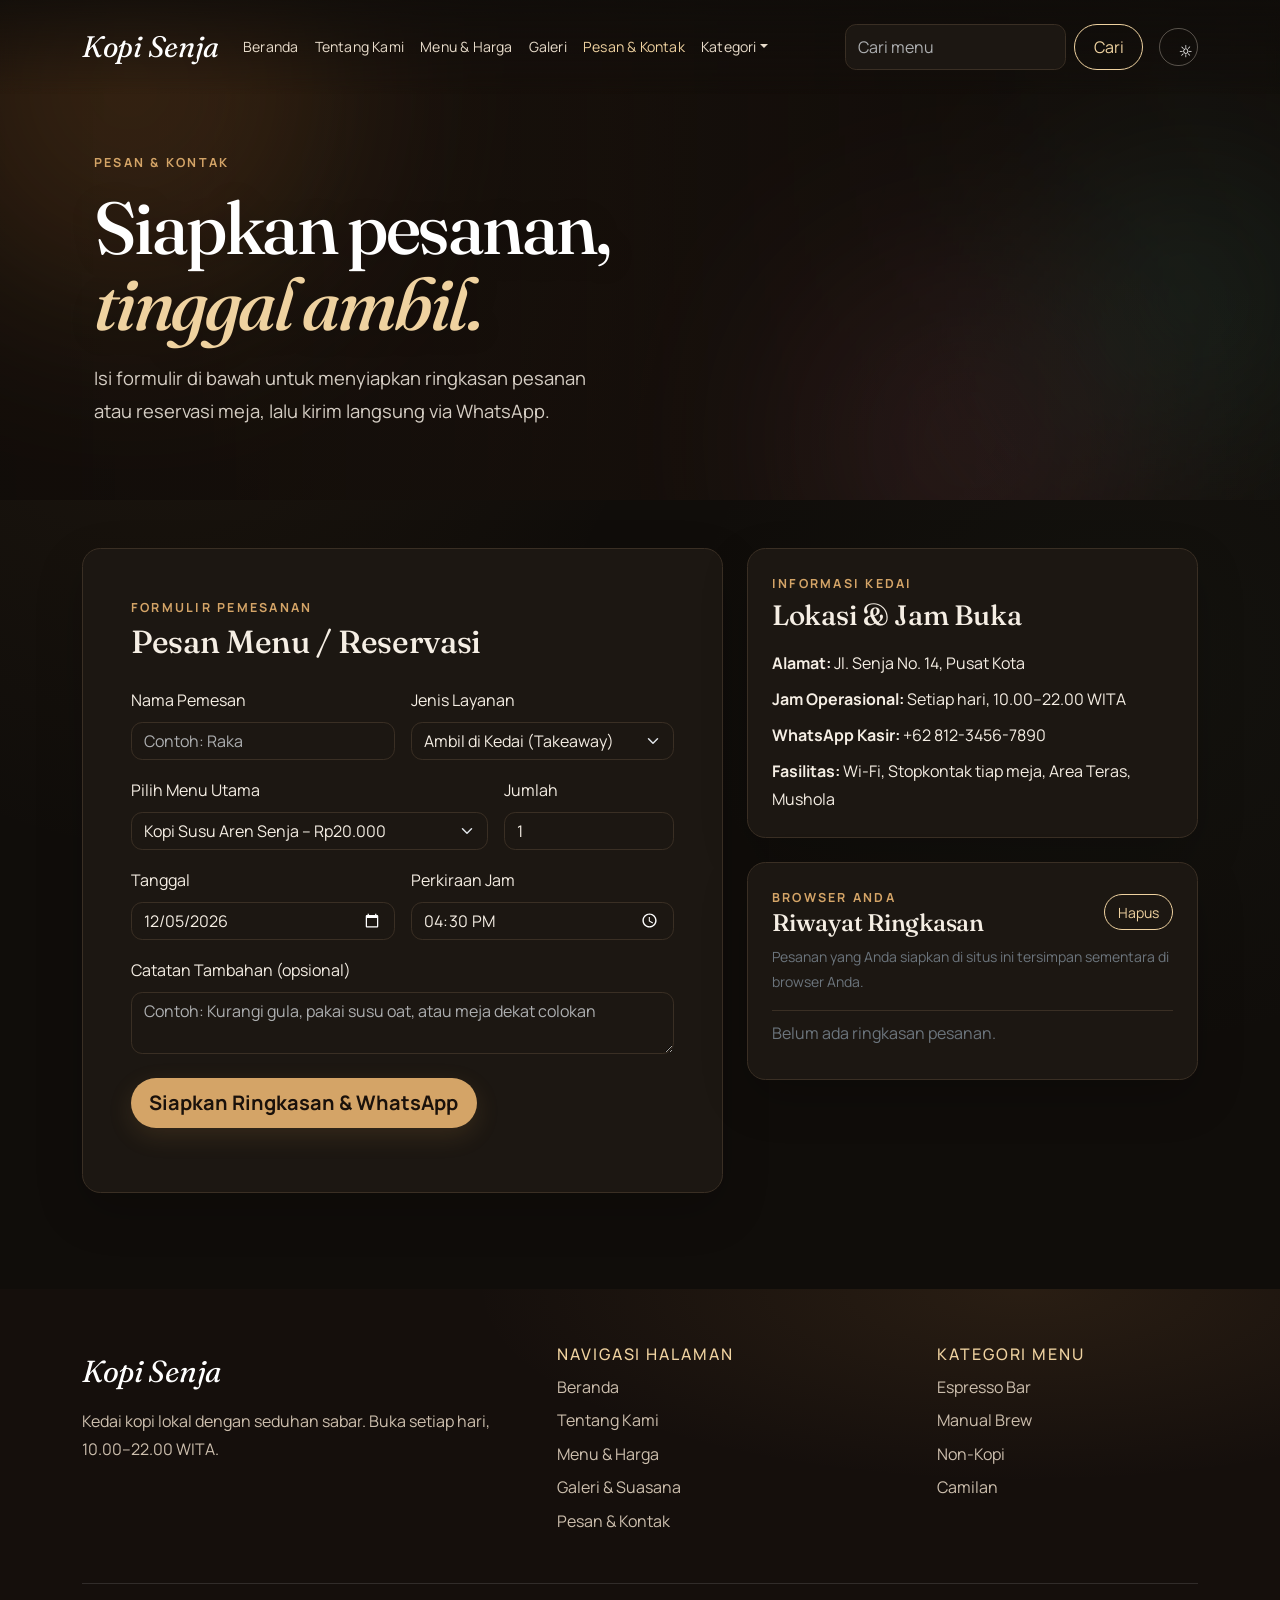
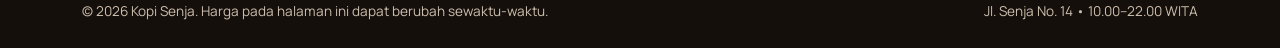
<file: pesan.html>
<!DOCTYPE html>
<html lang="id" data-bs-theme="dark">
<head>
<meta charset="UTF-8">
<meta name="viewport" content="width=device-width, initial-scale=1.0">
<title>Pesan & Kontak – Kopi Senja</title>
<meta name="description" content="Pesan menu untuk ambil di tempat, reservasi meja, dan hubungi kedai Kopi Senja.">
<link href="https://cdn.jsdelivr.net/npm/bootstrap@5.3.8/dist/css/bootstrap.min.css" rel="stylesheet" integrity="sha384-sRIl4kxILFvY47J16cr9ZwB07vP4J8+LH7qKQnuqkuIAvNWLzeN8tE5YBujZqJLB" crossorigin="anonymous">
<link href="https://fonts.googleapis.com/css2?family=Fraunces:ital,wght@0,500;0,700;1,500&family=Manrope:wght@400;500;700&display=swap" rel="stylesheet">
<link rel="stylesheet" href="style.css">
</head>
<body>
<div id="prog"></div>
<nav id="top" class="navbar navbar-expand-lg fixed-top site-nav">
  <div class="container">
    <a class="navbar-brand brand" href="index.html">Kopi Senja</a>
    <button class="navbar-toggler" type="button" data-bs-toggle="collapse" data-bs-target="#navMenu" aria-controls="navMenu" aria-expanded="false" aria-label="Buka menu">
      <span class="navbar-toggler-icon"></span>
    </button>
    <div class="collapse navbar-collapse" id="navMenu">
      <ul class="navbar-nav me-auto mb-2 mb-lg-0">
        <li class="nav-item"><a class="nav-link" href="index.html">Beranda</a></li>
        <li class="nav-item"><a class="nav-link" href="tentang.html">Tentang Kami</a></li>
        <li class="nav-item"><a class="nav-link" href="menu.html">Menu &amp; Harga</a></li>
        <li class="nav-item"><a class="nav-link" href="galeri.html">Galeri</a></li>
        <li class="nav-item"><a class="nav-link active" aria-current="page" href="pesan.html">Pesan &amp; Kontak</a></li>
        <li class="nav-item dropdown">
          <a class="nav-link dropdown-toggle" href="#" role="button" data-bs-toggle="dropdown" aria-expanded="false">Kategori</a>
          <ul class="dropdown-menu">
            <li><a class="dropdown-item" href="menu.html?cat=Espresso">Espresso Bar</a></li>
            <li><a class="dropdown-item" href="menu.html?cat=Manual">Manual Brew</a></li>
            <li><a class="dropdown-item" href="menu.html?cat=Non-Kopi">Non-Kopi</a></li>
            <li><a class="dropdown-item" href="menu.html?cat=Camilan">Camilan</a></li>
            <li><hr class="dropdown-divider"></li>
            <li><a class="dropdown-item" href="menu.html">Semua menu</a></li>
          </ul>
        </li>
      </ul>
      <form class="d-flex me-lg-3 my-2 my-lg-0" role="search" id="searchForm">
        <input class="form-control me-2" id="searchInput" type="search" placeholder="Cari menu" aria-label="Cari menu">
        <button class="btn btn-outline-gold" type="submit">Cari</button>
      </form>
      <button class="btn btn-theme" id="themeBtn" type="button" aria-label="Ganti mode terang atau gelap">◐</button>
    </div>
  </div>
</nav>

<header class="page-hero s1">
  <div class="blobs" aria-hidden="true"><i></i><i></i><i></i></div>
  <div class="container slide-text">
    <p class="eyebrow">Pesan &amp; Kontak</p>
    <h1>Siapkan pesanan,<br><em>tinggal ambil.</em></h1>
    <p class="lead-s mb-0">Isi formulir di bawah untuk menyiapkan ringkasan pesanan atau reservasi meja, lalu kirim langsung via WhatsApp.</p>
  </div>
</header>

<section class="container py-5">
  <div class="row g-4">
    <div class="col-12 col-lg-7 rv">
      <div class="card p-4 p-md-5">
        <p class="eyebrow mb-1">Formulir pemesanan</p>
        <h2 class="h2 mb-4">Pesan Menu / Reservasi</h2>
        <form id="pageOrderForm">
          <div class="row g-3">
            <div class="col-md-6">
              <label for="orderName" class="form-label">Nama Pemesan</label>
              <input type="text" class="form-control" id="orderName" placeholder="Contoh: Raka" maxlength="80" required>
            </div>
            <div class="col-md-6">
              <label for="orderType" class="form-label">Jenis Layanan</label>
              <select class="form-select" id="orderType" required>
                <option value="Ambil di Kedai (Takeaway)">Ambil di Kedai (Takeaway)</option>
                <option value="Minum di Tempat (Dine-in)">Minum di Tempat (Dine-in)</option>
                <option value="Reservasi Meja / Komunitas">Reservasi Meja / Komunitas</option>
              </select>
            </div>
            <div class="col-md-8">
              <label for="orderMenu" class="form-label">Pilih Menu Utama</label>
              <select class="form-select" id="orderMenu" required>
                <option value="Kopi Susu Aren Senja (Rp20.000)">Kopi Susu Aren Senja – Rp20.000</option>
                <option value="Espresso (Rp18.000)">Espresso – Rp18.000</option>
                <option value="Americano (Rp20.000)">Americano – Rp20.000</option>
                <option value="Cappuccino (Rp24.000)">Cappuccino – Rp24.000</option>
                <option value="V60 Single Origin (Rp28.000)">V60 Single Origin – Rp28.000</option>
                <option value="French Press (Rp26.000)">French Press – Rp26.000</option>
                <option value="Cold Brew Senja (Rp25.000)">Cold Brew Senja – Rp25.000</option>
                <option value="Cokelat Klasik Senja (Rp23.000)">Cokelat Klasik Senja – Rp23.000</option>
                <option value="Roti Bakar Cokelat (Rp16.000)">Roti Bakar Cokelat – Rp16.000</option>
                <option value="Paket Teman Duduk (Rp32.000)">Paket Teman Duduk – Rp32.000</option>
              </select>
            </div>
            <div class="col-md-4">
              <label for="orderQty" class="form-label">Jumlah</label>
              <input type="number" class="form-control" id="orderQty" min="1" max="30" value="1" required>
            </div>
            <div class="col-md-6">
              <label for="orderDate" class="form-label">Tanggal</label>
              <input type="date" class="form-control" id="orderDate" required>
            </div>
            <div class="col-md-6">
              <label for="orderTime" class="form-label">Perkiraan Jam</label>
              <input type="time" class="form-control" id="orderTime" value="16:30" required>
            </div>
            <div class="col-12">
              <label for="orderNote" class="form-label">Catatan Tambahan (opsional)</label>
              <textarea class="form-control" id="orderNote" rows="2" placeholder="Contoh: Kurangi gula, pakai susu oat, atau meja dekat colokan"></textarea>
            </div>
          </div>
          <div class="mt-4 d-flex flex-wrap gap-2">
            <button type="submit" class="btn btn-gold btn-lg">Siapkan Ringkasan &amp; WhatsApp</button>
          </div>
          <div id="pageOrderResult" class="booking-message mt-3" role="status" aria-live="polite"></div>
        </form>
      </div>
    </div>

    <div class="col-12 col-lg-5 rv">
      <div class="card p-4 mb-4">
        <p class="eyebrow mb-1">Informasi kedai</p>
        <h3 class="h3 mb-3">Lokasi &amp; Jam Buka</h3>
        <ul class="list-unstyled mb-0">
          <li class="mb-2"><strong>Alamat:</strong> Jl. Senja No. 14, Pusat Kota</li>
          <li class="mb-2"><strong>Jam Operasional:</strong> Setiap hari, 10.00–22.00 WITA</li>
          <li class="mb-2"><strong>WhatsApp Kasir:</strong> +62 812-3456-7890</li>
          <li class="mb-0"><strong>Fasilitas:</strong> Wi-Fi, Stopkontak tiap meja, Area Teras, Mushola</li>
        </ul>
      </div>

      <div class="card p-4">
        <div class="d-flex justify-content-between align-items-center mb-2">
          <div>
            <p class="eyebrow mb-0">Browser Anda</p>
            <h3 class="h4 mb-0">Riwayat Ringkasan</h3>
          </div>
          <button type="button" class="btn btn-outline-gold btn-sm" id="clearHistoryBtn">Hapus</button>
        </div>
        <p class="small text-secondary mb-3">Pesanan yang Anda siapkan di situs ini tersimpan sementara di browser Anda.</p>
        <ul class="list-group list-group-flush" id="orderHistoryList">
          <li class="list-group-item bg-transparent text-secondary px-0">Belum ada ringkasan pesanan.</li>
        </ul>
      </div>
    </div>
  </div>
</section>

<!-- Modal pesan -->
<div class="modal fade" id="bookingModal" tabindex="-1" aria-labelledby="bookingModalTitle" aria-hidden="true">
  <div class="modal-dialog modal-dialog-centered">
    <div class="modal-content booking-modal">
      <form id="bookingForm">
        <div class="modal-header">
          <div>
            <p class="eyebrow mb-1">Pesan di Kopi Senja</p>
            <h2 class="modal-title fs-5" id="bookingModalTitle">Pesan menu</h2>
          </div>
          <button type="button" class="btn-close" data-bs-dismiss="modal" aria-label="Tutup"></button>
        </div>
        <div class="modal-body">
          <div class="mb-3">
            <label for="bookingDestination" class="form-label">Menu</label>
            <input class="form-control" id="bookingDestination" name="destination" type="text" readonly required>
          </div>
          <div class="mb-3">
            <label for="bookingName" class="form-label">Nama</label>
            <input class="form-control" id="bookingName" name="name" type="text" autocomplete="name" maxlength="80" required>
          </div>
          <div class="row g-3">
            <div class="col-sm-7">
              <label for="bookingDate" class="form-label">Tanggal ambil</label>
              <input class="form-control" id="bookingDate" name="date" type="date" required>
            </div>
            <div class="col-sm-5">
              <label for="bookingGuests" class="form-label">Jumlah</label>
              <input class="form-control" id="bookingGuests" name="guests" type="number" min="1" max="30" value="1" required>
            </div>
          </div>
          <div id="bookingMessage" class="booking-message mt-3" role="status" aria-live="polite"></div>
          <p class="small text-secondary mt-3 mb-0">Formulir ini menyiapkan ringkasan pesanan dan tautan konfirmasi WhatsApp ke kedai.</p>
        </div>
        <div class="modal-footer">
          <button type="button" class="btn btn-outline-secondary" data-bs-dismiss="modal">Batal</button>
          <button type="submit" class="btn btn-gold">Siapkan ringkasan</button>
        </div>
      </form>
    </div>
  </div>
</div>

<footer class="site-footer">
  <div class="container">
    <div class="row gy-4 align-items-start">
      <div class="col-12 col-md-5">
        <a class="footer-brand" href="index.html">Kopi Senja</a>
        <p class="footer-description mb-0 mt-2">Kedai kopi lokal dengan seduhan sabar. Buka setiap hari, 10.00–22.00 WITA.</p>
      </div>
      <div class="col-6 col-md-4">
        <h2 class="footer-heading">Navigasi Halaman</h2>
        <nav aria-label="Navigasi footer">
          <ul class="footer-links">
            <li><a href="index.html">Beranda</a></li>
            <li><a href="tentang.html">Tentang Kami</a></li>
            <li><a href="menu.html">Menu &amp; Harga</a></li>
            <li><a href="galeri.html">Galeri &amp; Suasana</a></li>
            <li><a href="pesan.html">Pesan &amp; Kontak</a></li>
          </ul>
        </nav>
      </div>
      <div class="col-6 col-md-3">
        <h2 class="footer-heading">Kategori Menu</h2>
        <ul class="footer-links">
          <li><a href="menu.html?cat=Espresso">Espresso Bar</a></li>
          <li><a href="menu.html?cat=Manual">Manual Brew</a></li>
          <li><a href="menu.html?cat=Non-Kopi">Non-Kopi</a></li>
          <li><a href="menu.html?cat=Camilan">Camilan</a></li>
        </ul>
      </div>
    </div>
    <div class="footer-bottom d-flex flex-wrap justify-content-between gap-2">
      <p class="mb-0">&copy; 2026 Kopi Senja. Harga pada halaman ini dapat berubah sewaktu-waktu.</p>
      <p class="mb-0">Jl. Senja No. 14 &bull; 10.00–22.00 WITA</p>
    </div>
  </div>
</footer>
<button id="toTop" class="btn btn-gold" aria-label="Kembali ke atas">↑</button>

<script src="https://cdn.jsdelivr.net/npm/bootstrap@5.3.8/dist/js/bootstrap.bundle.min.js" integrity="sha384-FKyoEForCGlyvwx9Hj09JcYn3nv7wiPVlz7YYwJrWVcXK/BmnVDxM+D2scQbITxI" crossorigin="anonymous"></script>
<script src="script.js"></script>
</body>
</html>
</file>
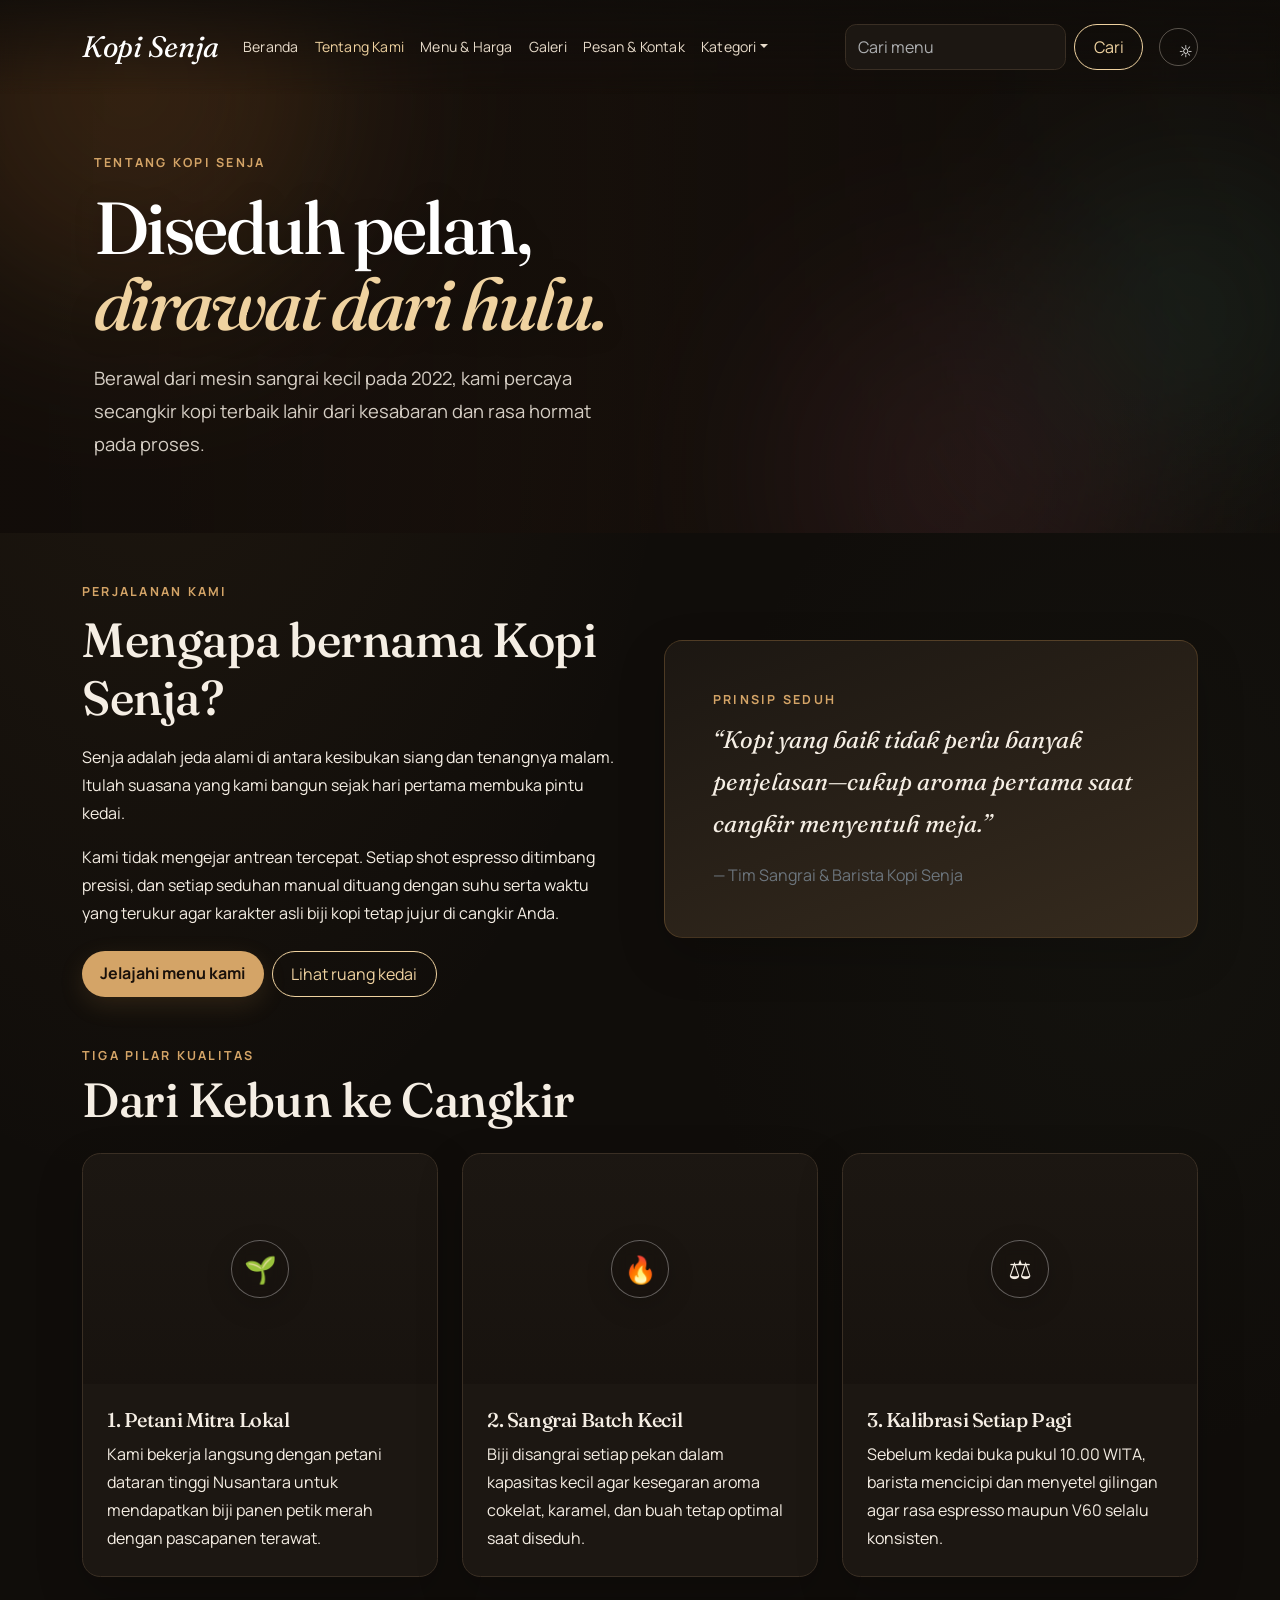
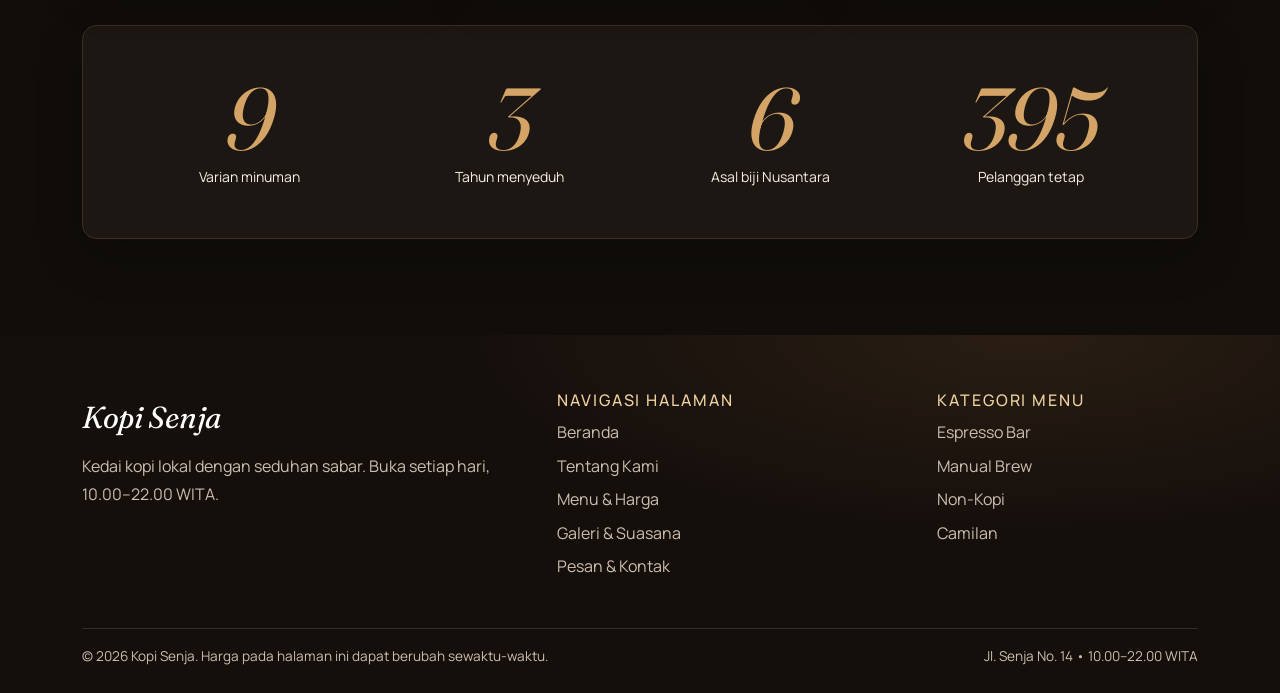
<file: tentang.html>
<!DOCTYPE html>
<html lang="id" data-bs-theme="dark">
<head>
<meta charset="UTF-8">
<meta name="viewport" content="width=device-width, initial-scale=1.0">
<title>Tentang Kami – Kopi Senja</title>
<meta name="description" content="Kisah Kopi Senja, filosofi seduhan sabar, kemitraan petani lokal, dan tim barista.">
<link href="https://cdn.jsdelivr.net/npm/bootstrap@5.3.8/dist/css/bootstrap.min.css" rel="stylesheet" integrity="sha384-sRIl4kxILFvY47J16cr9ZwB07vP4J8+LH7qKQnuqkuIAvNWLzeN8tE5YBujZqJLB" crossorigin="anonymous">
<link href="https://fonts.googleapis.com/css2?family=Fraunces:ital,wght@0,500;0,700;1,500&family=Manrope:wght@400;500;700&display=swap" rel="stylesheet">
<link rel="stylesheet" href="style.css">
</head>
<body>
<div id="prog"></div>
<nav id="top" class="navbar navbar-expand-lg fixed-top site-nav">
  <div class="container">
    <a class="navbar-brand brand" href="index.html">Kopi Senja</a>
    <button class="navbar-toggler" type="button" data-bs-toggle="collapse" data-bs-target="#navMenu" aria-controls="navMenu" aria-expanded="false" aria-label="Buka menu">
      <span class="navbar-toggler-icon"></span>
    </button>
    <div class="collapse navbar-collapse" id="navMenu">
      <ul class="navbar-nav me-auto mb-2 mb-lg-0">
        <li class="nav-item"><a class="nav-link" href="index.html">Beranda</a></li>
        <li class="nav-item"><a class="nav-link active" aria-current="page" href="tentang.html">Tentang Kami</a></li>
        <li class="nav-item"><a class="nav-link" href="menu.html">Menu &amp; Harga</a></li>
        <li class="nav-item"><a class="nav-link" href="galeri.html">Galeri</a></li>
        <li class="nav-item"><a class="nav-link" href="pesan.html">Pesan &amp; Kontak</a></li>
        <li class="nav-item dropdown">
          <a class="nav-link dropdown-toggle" href="#" role="button" data-bs-toggle="dropdown" aria-expanded="false">Kategori</a>
          <ul class="dropdown-menu">
            <li><a class="dropdown-item" href="menu.html?cat=Espresso">Espresso Bar</a></li>
            <li><a class="dropdown-item" href="menu.html?cat=Manual">Manual Brew</a></li>
            <li><a class="dropdown-item" href="menu.html?cat=Non-Kopi">Non-Kopi</a></li>
            <li><a class="dropdown-item" href="menu.html?cat=Camilan">Camilan</a></li>
            <li><hr class="dropdown-divider"></li>
            <li><a class="dropdown-item" href="menu.html">Semua menu</a></li>
          </ul>
        </li>
      </ul>
      <form class="d-flex me-lg-3 my-2 my-lg-0" role="search" id="searchForm">
        <input class="form-control me-2" id="searchInput" type="search" placeholder="Cari menu" aria-label="Cari menu">
        <button class="btn btn-outline-gold" type="submit">Cari</button>
      </form>
      <button class="btn btn-theme" id="themeBtn" type="button" aria-label="Ganti mode terang atau gelap">◐</button>
    </div>
  </div>
</nav>

<header class="page-hero s1">
  <div class="blobs" aria-hidden="true"><i></i><i></i><i></i></div>
  <div class="container slide-text">
    <p class="eyebrow">Tentang Kopi Senja</p>
    <h1>Diseduh pelan,<br><em>dirawat dari hulu.</em></h1>
    <p class="lead-s mb-0">Berawal dari mesin sangrai kecil pada 2022, kami percaya secangkir kopi terbaik lahir dari kesabaran dan rasa hormat pada proses.</p>
  </div>
</header>

<section class="container py-5">
  <div class="row g-5 align-items-center">
    <div class="col-12 col-lg-6 rv">
      <p class="eyebrow mb-2">Perjalanan kami</p>
      <h2 class="section-title mb-3">Mengapa bernama Kopi Senja?</h2>
      <p>Senja adalah jeda alami di antara kesibukan siang dan tenangnya malam. Itulah suasana yang kami bangun sejak hari pertama membuka pintu kedai.</p>
      <p class="mb-4">Kami tidak mengejar antrean tercepat. Setiap shot espresso ditimbang presisi, dan setiap seduhan manual dituang dengan suhu serta waktu yang terukur agar karakter asli biji kopi tetap jujur di cangkir Anda.</p>
      <div class="d-flex flex-wrap gap-2">
        <a href="menu.html" class="btn btn-gold">Jelajahi menu kami</a>
        <a href="galeri.html" class="btn btn-outline-gold">Lihat ruang kedai</a>
      </div>
    </div>
    <div class="col-12 col-lg-6 rv">
      <div class="card featured p-4 p-md-5">
        <p class="eyebrow mb-2">Prinsip seduh</p>
        <blockquote class="blockquote mb-3">
          <p class="fs-4" style="font-family:'Fraunces',serif;font-style:italic;">“Kopi yang baik tidak perlu banyak penjelasan—cukup aroma pertama saat cangkir menyentuh meja.”</p>
        </blockquote>
        <p class="mb-0 text-secondary">— Tim Sangrai &amp; Barista Kopi Senja</p>
      </div>
    </div>
  </div>
</section>

<section class="container pb-5">
  <div class="mb-4 rv">
    <p class="eyebrow mb-1">Tiga pilar kualitas</p>
    <h2 class="section-title">Dari Kebun ke Cangkir</h2>
  </div>
  <div class="row g-4">
    <div class="col-12 col-md-4">
      <div class="card h-100 tilt rv">
        <div class="card-img-top ph ph1" role="img" aria-label="Biji kopi pilihan"><span>🌱</span></div>
        <div class="card-body">
          <h5 class="card-title">1. Petani Mitra Lokal</h5>
          <p class="card-text">Kami bekerja langsung dengan petani dataran tinggi Nusantara untuk mendapatkan biji panen petik merah dengan pascapanen terawat.</p>
        </div>
      </div>
    </div>
    <div class="col-12 col-md-4">
      <div class="card h-100 tilt rv">
        <div class="card-img-top ph ph2" role="img" aria-label="Sangrai skala kecil"><span>🔥</span></div>
        <div class="card-body">
          <h5 class="card-title">2. Sangrai Batch Kecil</h5>
          <p class="card-text">Biji disangrai setiap pekan dalam kapasitas kecil agar kesegaran aroma cokelat, karamel, dan buah tetap optimal saat diseduh.</p>
        </div>
      </div>
    </div>
    <div class="col-12 col-md-4">
      <div class="card h-100 tilt rv">
        <div class="card-img-top ph ph3" role="img" aria-label="Kalibrasi harian"><span>⚖️</span></div>
        <div class="card-body">
          <h5 class="card-title">3. Kalibrasi Setiap Pagi</h5>
          <p class="card-text">Sebelum kedai buka pukul 10.00 WITA, barista mencicipi dan menyetel gilingan agar rasa espresso maupun V60 selalu konsisten.</p>
        </div>
      </div>
    </div>
  </div>
</section>

<section class="container pb-5">
  <div class="price-card p-4 p-md-5 rv">
    <div class="row text-center g-4">
      <div class="col-6 col-md-3"><div class="num" data-count="12">0</div><small>Varian minuman</small></div>
      <div class="col-6 col-md-3"><div class="num" data-count="4">0</div><small>Tahun menyeduh</small></div>
      <div class="col-6 col-md-3"><div class="num" data-count="7">0</div><small>Asal biji Nusantara</small></div>
      <div class="col-6 col-md-3"><div class="num" data-count="500">0</div><small>Pelanggan tetap</small></div>
    </div>
  </div>
</section>

<!-- Modal pesan -->
<div class="modal fade" id="bookingModal" tabindex="-1" aria-labelledby="bookingModalTitle" aria-hidden="true">
  <div class="modal-dialog modal-dialog-centered">
    <div class="modal-content booking-modal">
      <form id="bookingForm">
        <div class="modal-header">
          <div>
            <p class="eyebrow mb-1">Pesan di Kopi Senja</p>
            <h2 class="modal-title fs-5" id="bookingModalTitle">Pesan menu</h2>
          </div>
          <button type="button" class="btn-close" data-bs-dismiss="modal" aria-label="Tutup"></button>
        </div>
        <div class="modal-body">
          <div class="mb-3">
            <label for="bookingDestination" class="form-label">Menu</label>
            <input class="form-control" id="bookingDestination" name="destination" type="text" readonly required>
          </div>
          <div class="mb-3">
            <label for="bookingName" class="form-label">Nama</label>
            <input class="form-control" id="bookingName" name="name" type="text" autocomplete="name" maxlength="80" required>
          </div>
          <div class="row g-3">
            <div class="col-sm-7">
              <label for="bookingDate" class="form-label">Tanggal ambil</label>
              <input class="form-control" id="bookingDate" name="date" type="date" required>
            </div>
            <div class="col-sm-5">
              <label for="bookingGuests" class="form-label">Jumlah</label>
              <input class="form-control" id="bookingGuests" name="guests" type="number" min="1" max="30" value="1" required>
            </div>
          </div>
          <div id="bookingMessage" class="booking-message mt-3" role="status" aria-live="polite"></div>
          <p class="small text-secondary mt-3 mb-0">Formulir ini menyiapkan ringkasan pesanan dan tautan konfirmasi WhatsApp ke kedai.</p>
        </div>
        <div class="modal-footer">
          <button type="button" class="btn btn-outline-secondary" data-bs-dismiss="modal">Batal</button>
          <button type="submit" class="btn btn-gold">Siapkan ringkasan</button>
        </div>
      </form>
    </div>
  </div>
</div>

<footer class="site-footer">
  <div class="container">
    <div class="row gy-4 align-items-start">
      <div class="col-12 col-md-5">
        <a class="footer-brand" href="index.html">Kopi Senja</a>
        <p class="footer-description mb-0 mt-2">Kedai kopi lokal dengan seduhan sabar. Buka setiap hari, 10.00–22.00 WITA.</p>
      </div>
      <div class="col-6 col-md-4">
        <h2 class="footer-heading">Navigasi Halaman</h2>
        <nav aria-label="Navigasi footer">
          <ul class="footer-links">
            <li><a href="index.html">Beranda</a></li>
            <li><a href="tentang.html">Tentang Kami</a></li>
            <li><a href="menu.html">Menu &amp; Harga</a></li>
            <li><a href="galeri.html">Galeri &amp; Suasana</a></li>
            <li><a href="pesan.html">Pesan &amp; Kontak</a></li>
          </ul>
        </nav>
      </div>
      <div class="col-6 col-md-3">
        <h2 class="footer-heading">Kategori Menu</h2>
        <ul class="footer-links">
          <li><a href="menu.html?cat=Espresso">Espresso Bar</a></li>
          <li><a href="menu.html?cat=Manual">Manual Brew</a></li>
          <li><a href="menu.html?cat=Non-Kopi">Non-Kopi</a></li>
          <li><a href="menu.html?cat=Camilan">Camilan</a></li>
        </ul>
      </div>
    </div>
    <div class="footer-bottom d-flex flex-wrap justify-content-between gap-2">
      <p class="mb-0">&copy; 2026 Kopi Senja. Harga pada halaman ini dapat berubah sewaktu-waktu.</p>
      <p class="mb-0">Jl. Senja No. 14 &bull; 10.00–22.00 WITA</p>
    </div>
  </div>
</footer>
<button id="toTop" class="btn btn-gold" aria-label="Kembali ke atas">↑</button>

<script src="https://cdn.jsdelivr.net/npm/bootstrap@5.3.8/dist/js/bootstrap.bundle.min.js" integrity="sha384-FKyoEForCGlyvwx9Hj09JcYn3nv7wiPVlz7YYwJrWVcXK/BmnVDxM+D2scQbITxI" crossorigin="anonymous"></script>
<script src="script.js"></script>
</body>
</html>
</file>
<file: style.css>
:root{--bg:#f6efe4;--surf:#fff;--tx:#2a1d15;--mut:#6e5f54;--gold:#b8782d;--gold2:#e3b66f;--line:#e6dccd;--deep:#150f0c}
[data-bs-theme=dark]{--bg:#120d0a;--surf:#1d1612;--tx:#f1e8da;--mut:#b5a493;--gold:#d9a053;--line:#33281f}
html{scroll-behavior:smooth;scroll-padding-top:5rem}
body{font-family:'Manrope',system-ui,sans-serif;background:var(--bg);color:var(--tx);line-height:1.75;transition:background .4s,color .4s}
h1,h2,h3,h4,h5,.brand,.num,.footer-brand{font-family:'Fraunces',Georgia,serif;letter-spacing:-.01em}
:focus-visible{outline:3px solid var(--gold);outline-offset:3px}
.eyebrow{color:var(--gold);font-weight:700;letter-spacing:.14em;text-transform:uppercase;font-size:.78rem}
.section-title{font-size:clamp(2rem,4vw,3rem);font-weight:500}
#prog{position:fixed;top:0;left:0;height:3px;width:0;background:linear-gradient(90deg,var(--gold),var(--gold2));z-index:2000}

/* navbar kaca */
.site-nav{padding:1.1rem 0;transition:background .3s,padding .3s,box-shadow .3s}
.site-nav.scrolled{background:rgba(18,13,10,.82);backdrop-filter:blur(14px);-webkit-backdrop-filter:blur(14px);padding:.55rem 0;box-shadow:0 1px 0 rgba(217,160,83,.2)}
.brand{font-size:1.7rem;font-style:italic;color:#fff!important}
.site-nav .nav-link{color:#e8dccb!important}
.site-nav .nav-link:hover,.site-nav .nav-link.active{color:var(--gold2)!important}
.site-nav .nav-link.disabled{opacity:.5}
.navbar-toggler{border-color:#e8dccb}
.navbar-toggler-icon{filter:invert(1)}
@media(max-width:991px){
  .site-nav .navbar-collapse{background:rgba(18,13,10,.95);padding:1rem;margin-top:.6rem;border-radius:.75rem}
}

.btn-gold{background:var(--gold);color:#1a110b;border:0;font-weight:700;border-radius:.4rem;transition:transform .2s ease-out,background .25s}
.btn-gold:hover{background:var(--gold2);color:#1a110b}
.btn-outline-gold{border:1px solid var(--gold2);color:var(--gold2)}
.btn-outline-gold:hover{background:var(--gold2);color:#1a110b}
[data-bs-theme=light] section .btn-outline-gold,[data-bs-theme=light] .card .btn-outline-gold{border-color:var(--gold);color:var(--gold)}
[data-bs-theme=light] section .btn-outline-gold:hover,[data-bs-theme=light] .card .btn-outline-gold:hover{background:var(--gold);color:#1a110b}
.btn-theme{border:1px solid #e8dccb55;color:#fff;border-radius:50%;width:2.4rem;height:2.4rem;padding:0}

/* hero carousel & sub-page hero */
.hero,.page-hero{position:relative;background:var(--deep);overflow:hidden}
.hero{min-height:100vh}
.scene{min-height:100vh;display:flex;align-items:center;padding:7rem 0 6rem}
.page-hero{padding:9.5rem 0 4.5rem}
.s1{background:linear-gradient(135deg,#150f0c,#3a2316 70%,#5a3a1f)}
.s2{background:linear-gradient(135deg,#0f1816,#1f3a33 70%,#3b4a2e)}
.s3{background:linear-gradient(135deg,#1a1020,#3d2347 70%,#5b2f3b)}
.slide-text{max-width:1140px;margin:0 auto;padding:0 1.5rem;width:100%;color:#fff;position:relative;z-index:3}
.slide-text h1{font-size:clamp(2.8rem,8vw,6.5rem);font-weight:500;max-width:14ch;margin:.6rem 0 1.2rem}
.page-hero .slide-text h1{font-size:clamp(2.4rem,6vw,4.6rem);max-width:16ch}
.slide-text h1 em{color:var(--gold2)}
.lead-s{color:#e1d4c1;font-size:1.15rem;max-width:48ch;margin-bottom:1.6rem}
.carousel-item.active .slide-text>*,.page-hero .slide-text>*{animation:rise 1s cubic-bezier(.2,.7,.2,1) both}
.carousel-item.active .slide-text>*:nth-child(2),.page-hero .slide-text>*:nth-child(2){animation-delay:.15s}
.carousel-item.active .slide-text>*:nth-child(3),.page-hero .slide-text>*:nth-child(3){animation-delay:.3s}
.carousel-item.active .slide-text>*:nth-child(4){animation-delay:.45s}
@keyframes rise{from{opacity:0;transform:translateY(36px)}to{opacity:1;transform:none}}
.carousel-control-prev,.carousel-control-next{z-index:4}
.carousel-indicators{z-index:4}

.blobs{position:absolute;inset:0;z-index:2;pointer-events:none}
.blobs i{position:absolute;border-radius:50%;filter:blur(90px);opacity:.45}
.blobs i:nth-child(1){width:420px;height:420px;background:#c4772a;top:-120px;left:-80px;animation:fl1 16s ease-in-out infinite}
.blobs i:nth-child(2){width:360px;height:360px;background:#7a3b4a;bottom:-120px;right:10%;animation:fl2 20s ease-in-out infinite}
.blobs i:nth-child(3){width:300px;height:300px;background:#2f6b5c;top:30%;right:-60px;animation:fl1 24s ease-in-out infinite reverse}
@keyframes fl1{50%{transform:translate(90px,60px) scale(1.15)}}
@keyframes fl2{50%{transform:translate(-110px,-50px) scale(.9)}}
#beans{position:absolute;inset:0;width:100%;height:100%;z-index:2;pointer-events:none}

/* marquee, angka */
.marquee{display:block;width:100%;background:var(--gold);color:#1a110b;overflow:hidden;padding:.9rem 0;white-space:nowrap}
.marquee .track{display:inline-flex;animation:mq 26s linear infinite}
.marquee span{font-family:'Fraunces',serif;font-style:italic;font-size:1.5rem;padding:0 1.5rem}
.marquee span::after{content:"✦";margin-left:3rem;font-size:.85rem;font-style:normal}
@keyframes mq{to{transform:translateX(-50%)}}
.num{font-size:clamp(3rem,8vw,5.5rem);font-style:italic;color:var(--gold);line-height:1}

/* kartu */
.card{background:var(--surf);border:1px solid var(--line);border-radius:.9rem;overflow:hidden;color:var(--tx)}
.card-header,.card-footer{background:transparent;border-color:var(--line)}
.featured{background:linear-gradient(160deg,var(--surf),color-mix(in srgb,var(--gold) 14%,var(--surf)))}
.featured .card-title{font-size:clamp(2rem,4vw,3rem);font-weight:500}
.ph{height:200px;display:grid;place-items:center;font-size:4rem;position:relative}
.ph1{background:linear-gradient(135deg,#3a2316,#a8692a)}
.ph2{background:linear-gradient(135deg,#1f3a33,#5a8a6a)}
.ph3{background:linear-gradient(135deg,#4a2a2f,#b86a4a)}
.tilt{transition:transform .25s ease,box-shadow .25s ease,opacity .8s}

/* tabel & modal */
.price-card{background:var(--surf);border:1px solid var(--line);border-radius:.9rem;overflow:hidden}
.table{--bs-table-bg:transparent;--bs-table-color:var(--tx)}
.table thead th{font-family:'Fraunces',serif;font-weight:500;border-color:var(--line);color:var(--gold)}
.price-value{font-weight:700;color:var(--gold);white-space:nowrap}
.price-note{padding:1rem 1.25rem;color:var(--mut);font-size:.9rem;border-top:1px solid var(--line)}
.booking-modal{background:var(--surf);border:1px solid var(--line)}
.booking-message{font-weight:600;color:var(--gold)}

/* footer */
.site-footer{background:var(--deep);color:#cdbfae;padding:3.5rem 0 1.5rem;margin-top:3rem}
.footer-brand{font-size:1.9rem;font-style:italic;color:#fff;text-decoration:none}
.footer-heading{font-size:1rem;font-family:'Manrope';letter-spacing:.12em;text-transform:uppercase;color:var(--gold2)}
.footer-links{list-style:none;padding:0}
.footer-links li{margin-bottom:.35rem}
.footer-links a{color:#cdbfae;text-decoration:none}
.footer-links a:hover{color:var(--gold2)}
.footer-bottom{border-top:1px solid #ffffff1f;margin-top:2rem;padding-top:1rem;font-size:.85rem}
#toTop{position:fixed;right:1.2rem;bottom:1.2rem;border-radius:50%;width:2.8rem;height:2.8rem;opacity:0;pointer-events:none;transition:opacity .3s;z-index:1500}
#toTop.show{opacity:1;pointer-events:auto}

/* reveal */
.rv{opacity:0;transform:translateY(32px);transition:opacity .8s cubic-bezier(.2,.7,.2,1),transform .8s cubic-bezier(.2,.7,.2,1)}
.rv.in{opacity:1;transform:none}
mark{background:var(--gold2);color:#1a110b;padding:0 .1em}
@media(prefers-reduced-motion:reduce){html{scroll-behavior:auto}*{animation:none!important;transition:none!important}.rv{opacity:1;transform:none}}

/* Lapisan visual editorial untuk suasana kedai yang lebih hangat */
:root{--gold:#bd8747;--gold2:#e8c78f;--line:#e4d8c6}
[data-bs-theme=dark]{--bg:#100d0a;--surf:#1c1712;--tx:#f5eee4;--mut:#b8aa99;--gold:#d4a467;--gold2:#efd2a0;--line:#3a2f24}
body{background-image:radial-gradient(ellipse at 12% 8%,rgba(189,135,71,.09),transparent 34%),radial-gradient(ellipse at 88% 40%,rgba(66,91,69,.07),transparent 28%)}
.site-nav{padding:1rem 0;background:linear-gradient(180deg,rgba(16,13,10,.78),transparent);backdrop-filter:blur(8px);-webkit-backdrop-filter:blur(8px)}
.site-nav.scrolled{background:rgba(16,13,10,.9);border-bottom:1px solid rgba(239,210,160,.12)}
.brand{font-size:1.85rem}
.site-nav .nav-link{font-size:.88rem;letter-spacing:.015em}
.btn{border-radius:999px;padding:.65rem 1.15rem}
.btn-sm{padding:.4rem .8rem}
.btn-gold{box-shadow:0 8px 24px rgba(189,135,71,.16)}
.btn-gold:hover{box-shadow:0 10px 28px rgba(189,135,71,.28)}
.btn-outline-gold{border-radius:999px}
.hero,.page-hero{isolation:isolate}
.scene,.page-hero{background-size:cover;background-position:center}
.s1{background-image:linear-gradient(90deg,rgba(17,12,9,.88) 0%,rgba(24,16,11,.66) 48%,rgba(24,16,11,.2) 100%),url("https://images.unsplash.com/photo-1445116572660-236099ec97a0?auto=format&fit=crop&w=2200&q=85")}
.s2{background-image:linear-gradient(90deg,rgba(13,20,17,.88) 0%,rgba(15,28,23,.64) 48%,rgba(15,28,23,.22) 100%),url("https://images.unsplash.com/photo-1442512595331-e89e73853f31?auto=format&fit=crop&w=2200&q=85")}
.s3{background-image:linear-gradient(90deg,rgba(21,14,13,.86) 0%,rgba(30,18,16,.6) 52%,rgba(30,18,16,.2) 100%),url("https://images.unsplash.com/photo-1501339847302-ac426a4a7cbb?auto=format&fit=crop&w=2200&q=85")}
.slide-text h1{max-width:12ch;line-height:1.04;letter-spacing:-.035em;text-shadow:0 3px 28px rgba(0,0,0,.24)}
.page-hero .slide-text h1{max-width:14ch}
.lead-s{color:rgba(255,248,237,.82);line-height:1.8}
.eyebrow{letter-spacing:.18em}
.blobs{mix-blend-mode:screen;opacity:.38}
.marquee{background:#c59a62}
.card,.price-card{box-shadow:0 16px 46px rgba(30,19,10,.08)}
[data-bs-theme=dark] .card,[data-bs-theme=dark] .price-card{box-shadow:0 18px 48px rgba(0,0,0,.19)}
.card{border-radius:1.15rem}
.card-body{padding:1.5rem}
.card-title{letter-spacing:-.02em}
.ph{height:230px;background-size:cover;background-position:center;isolation:isolate}
.ph::before{content:"";position:absolute;inset:0;background:linear-gradient(180deg,rgba(17,12,9,.02),rgba(17,12,9,.38));z-index:-1}
.ph1{background-image:url("https://images.unsplash.com/photo-1495474472287-4d71bcdd2085?auto=format&fit=crop&w=1000&q=80")}
.ph2{background-image:url("https://images.unsplash.com/photo-1511920170033-f8396924c348?auto=format&fit=crop&w=1000&q=80")}
.ph3{background-image:url("https://images.unsplash.com/photo-1509042239860-f550ce710b93?auto=format&fit=crop&w=1000&q=80")}
.ph span{display:grid;place-items:center;width:3.6rem;height:3.6rem;border:1px solid rgba(255,255,255,.32);border-radius:50%;background:rgba(24,18,13,.32);backdrop-filter:blur(8px);font-size:1.65rem;box-shadow:0 8px 28px rgba(0,0,0,.16)}
.tilt{transform-style:preserve-3d}
.featured{border-color:rgba(189,135,71,.25)}
.table thead th{padding:1rem}
.table tbody td,.table tbody th{padding:.95rem 1rem}
.form-control,.form-select{border-radius:.7rem;border-color:var(--line);background-color:var(--surf);color:var(--tx)}
.form-control:focus,.form-select:focus{border-color:var(--gold);box-shadow:0 0 0 .22rem rgba(189,135,71,.16)}
.booking-modal{border-radius:1.15rem;overflow:hidden}
.site-footer{background:radial-gradient(ellipse at 80% 0%,rgba(189,135,71,.12),transparent 38%),var(--deep)}
@media(max-width:991px){
  .site-nav{background:rgba(16,13,10,.92);backdrop-filter:blur(12px);-webkit-backdrop-filter:blur(12px)}
  .site-nav .navbar-collapse{background:rgba(25,19,14,.98);border:1px solid rgba(239,210,160,.12);box-shadow:0 18px 40px rgba(0,0,0,.24)}
}
@media(max-width:575px){
  .scene{padding:7rem 0 5.5rem}
  .slide-text h1{font-size:clamp(2.6rem,13vw,4rem)}
  .page-hero{padding:8.5rem 0 3.5rem}
  .ph{height:210px}
}
</file>
